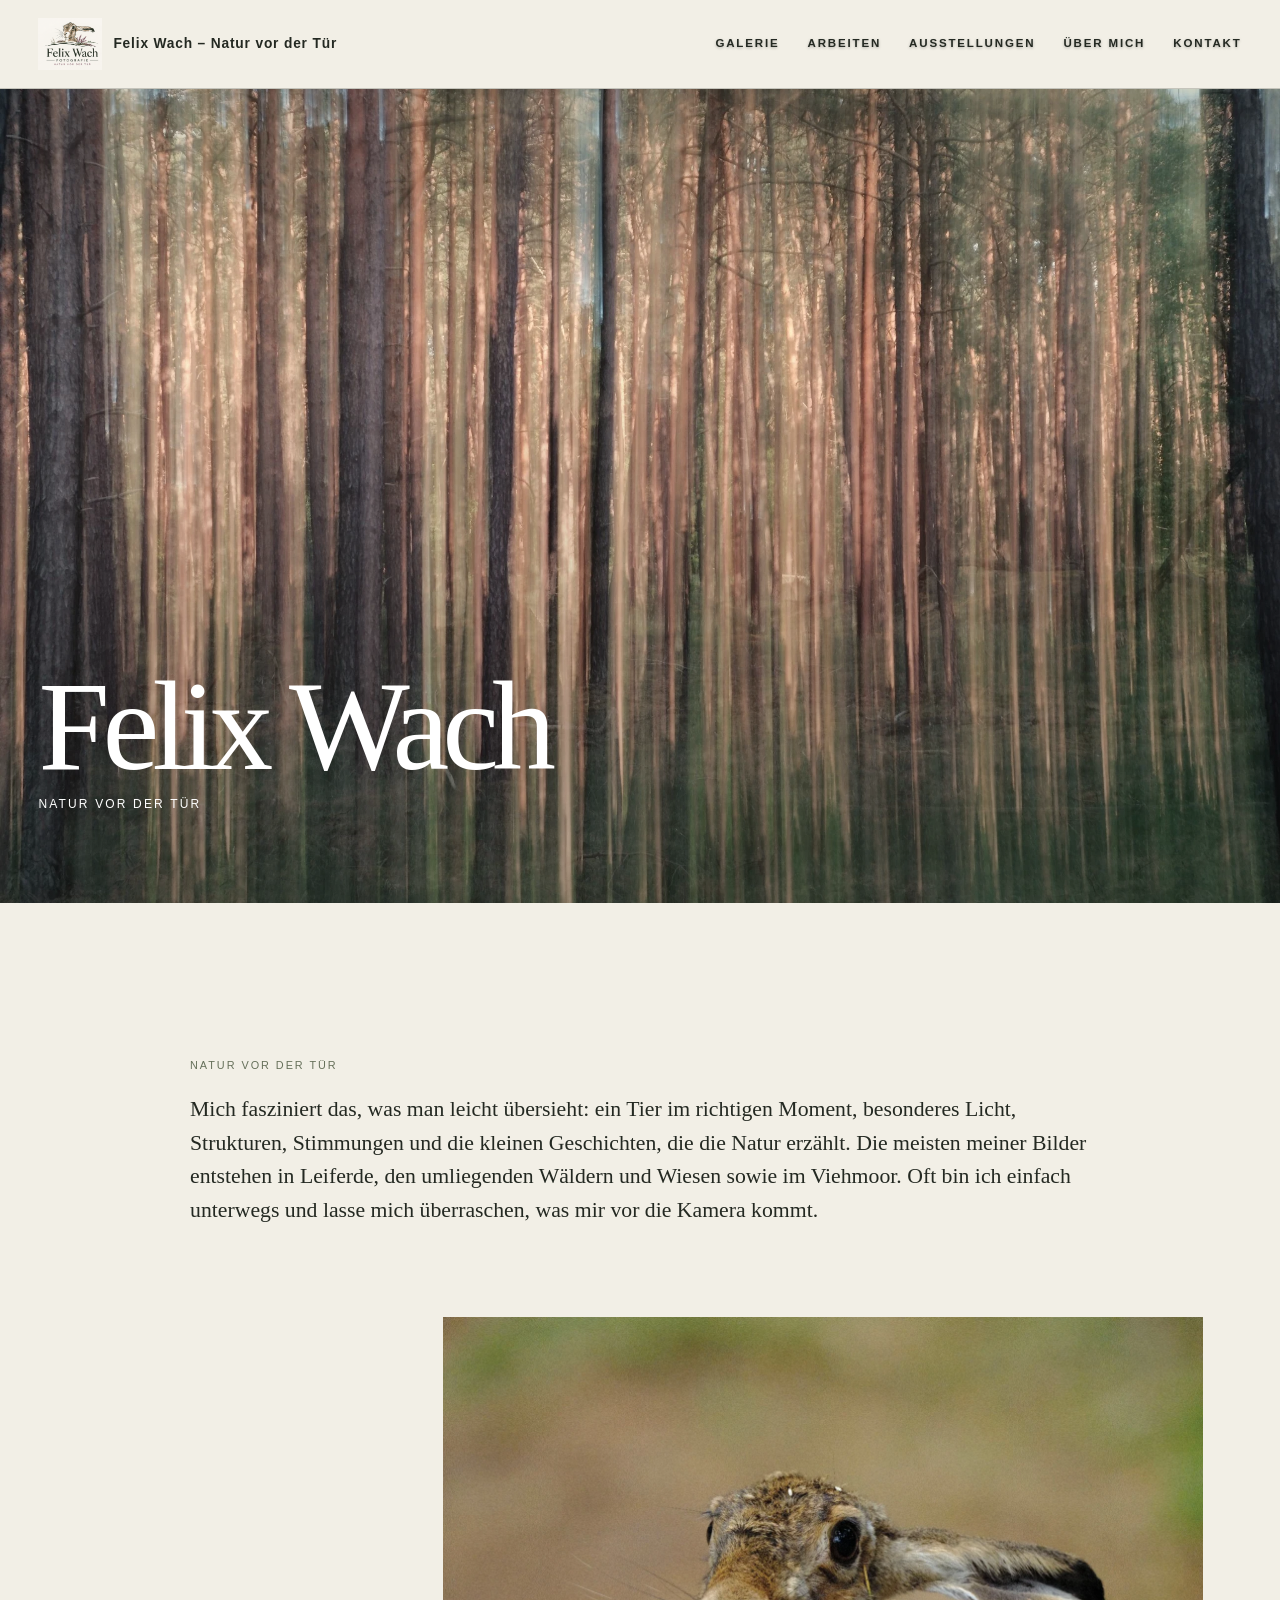
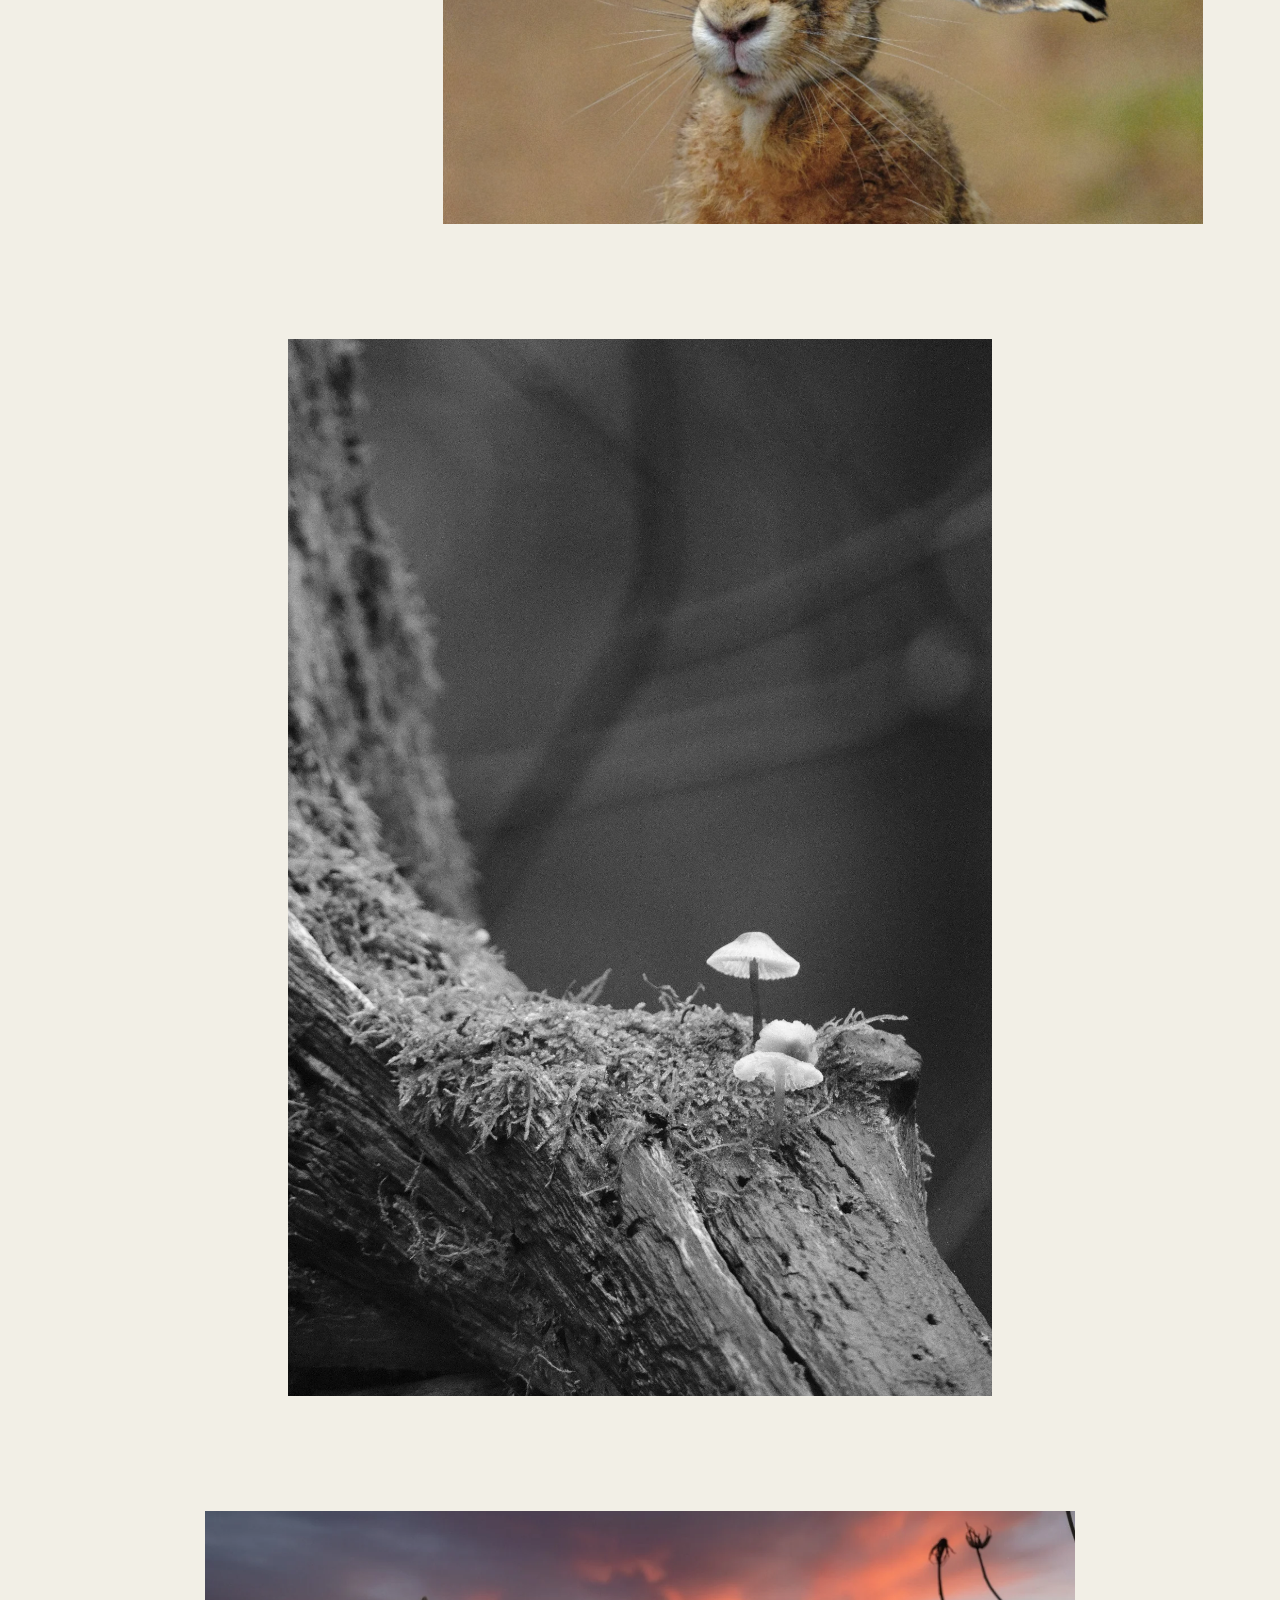
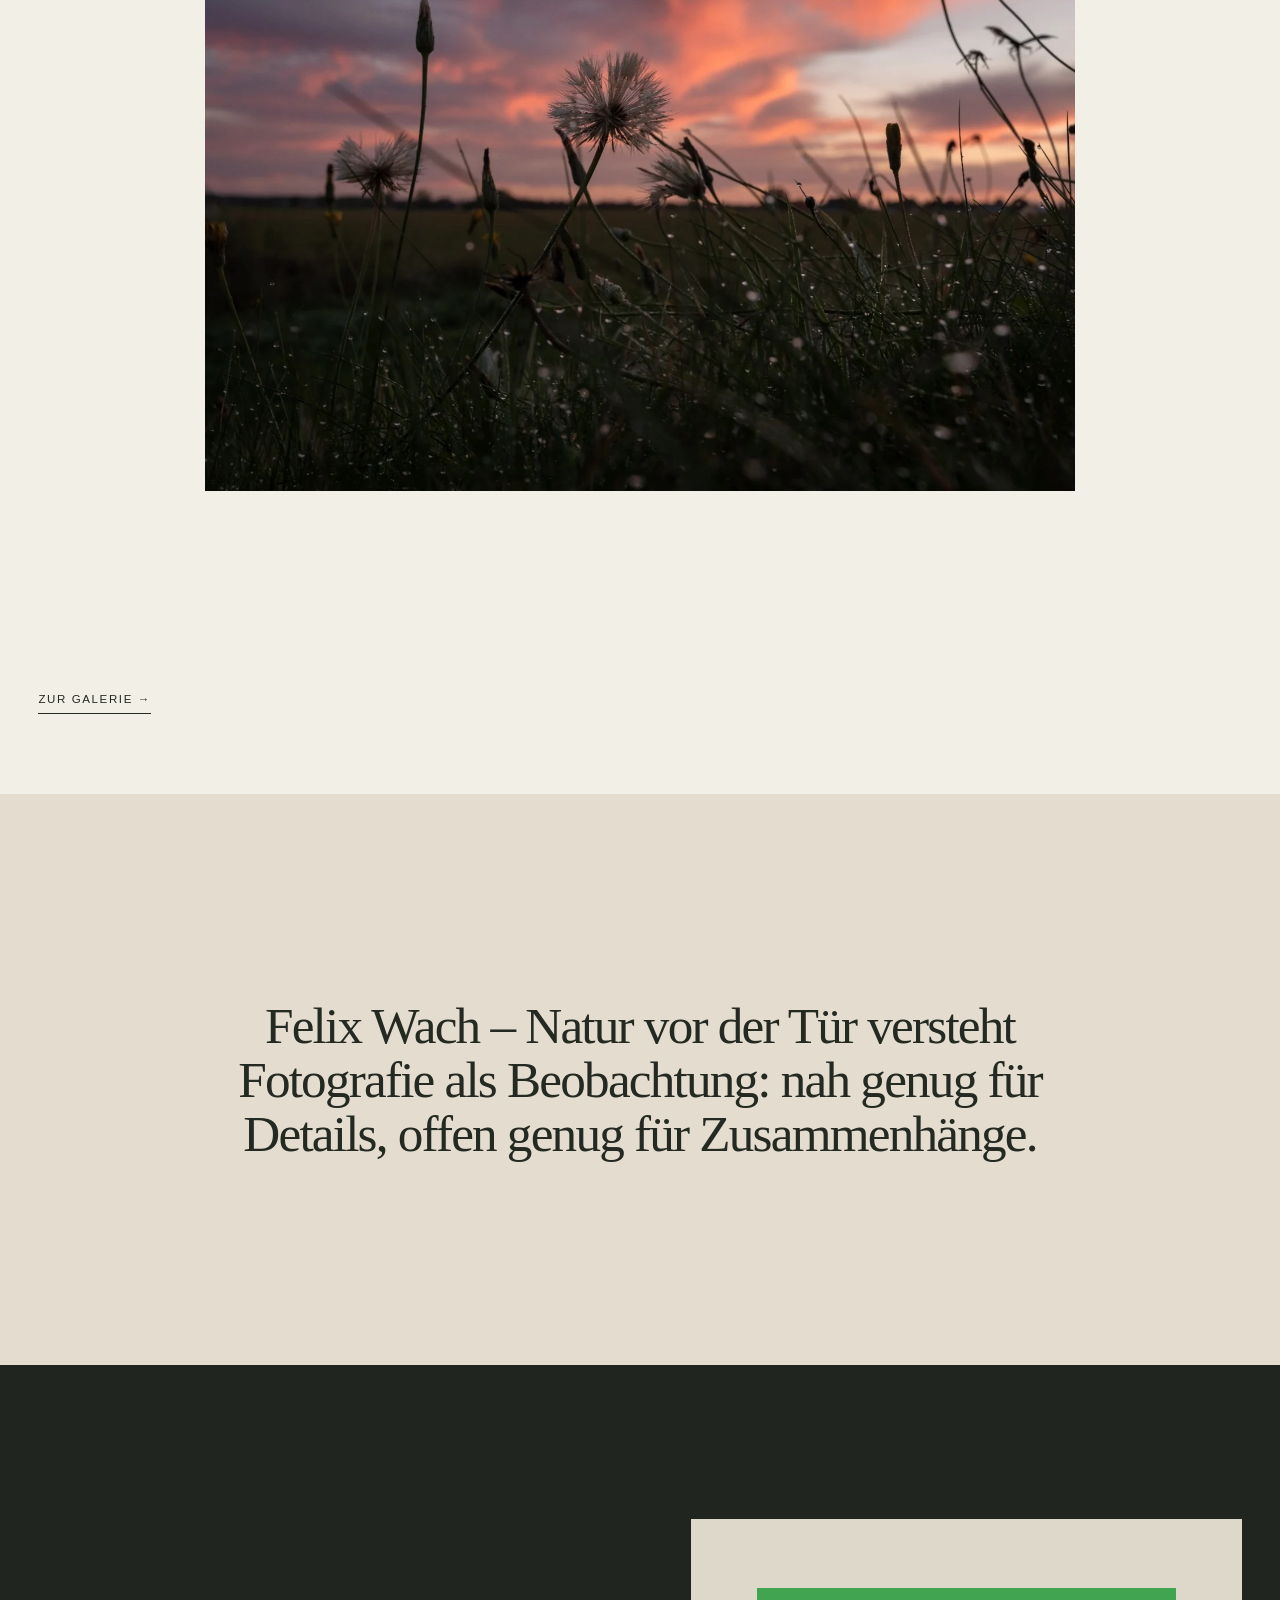
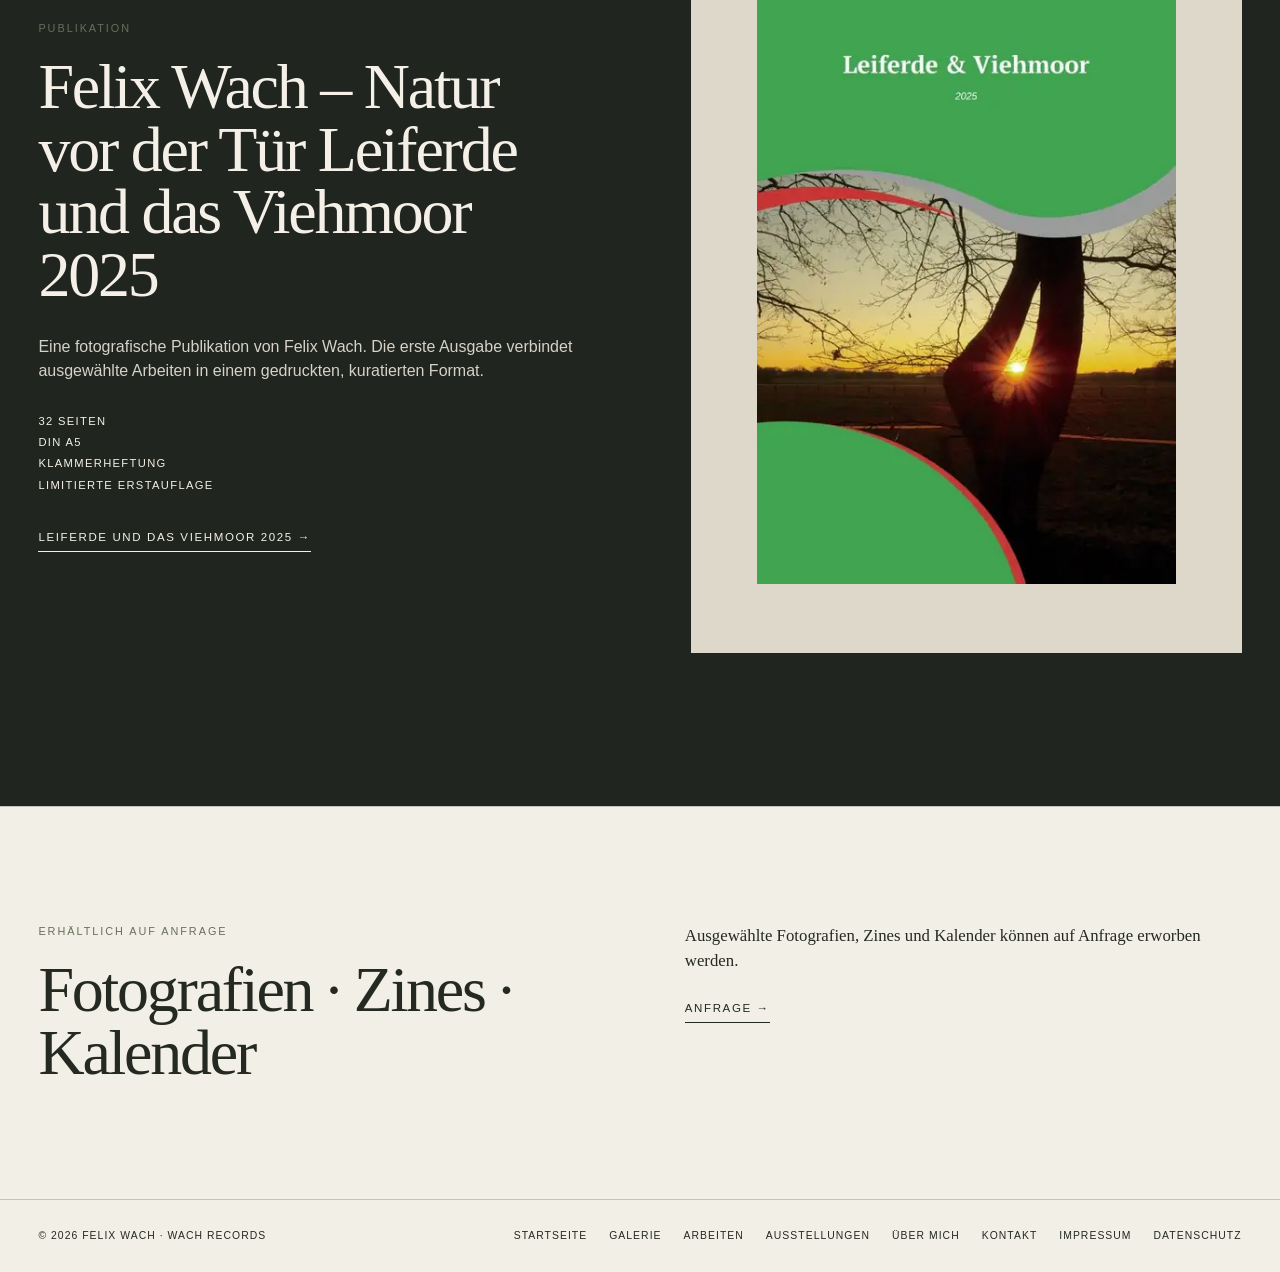
<file: index.html>
<!doctype html>
<html lang="de">
<head>
  <meta charset="utf-8">
  <meta name="viewport" content="width=device-width,initial-scale=1">
  <title>Felix Wach – Natur vor der Tür — Felix Wach Fotografie</title>
  <meta name="description" content="Felix Wach – Natur vor der Tür — fotografische Arbeiten von Felix Wach.">
  <meta name="theme-color" content="#f2efe6">
  <link rel="stylesheet" href="styles.css?v=20261021m">
</head>
<body>
<header class="site-header home-header">
  <a class="brand" href="index.html"><img class="brand-logo" src="assets/images/felix_wach_logo_freigestellt.png?v=20261021" alt=""><span class="brand-text">Felix Wach – Natur vor der Tür</span></a>
  <nav class="desktop-nav" aria-label="Hauptnavigation">
    <a href="work.html">Galerie</a><a href="magazine.html">Arbeiten</a><a href="exhibitions.html">Ausstellungen</a><a href="about.html">Über mich</a><a href="contact.html">Kontakt</a>
  </nav>
  <button class="nav-toggle" aria-label="Menü öffnen">Menü</button>
</header>
<div class="mobile-menu" aria-label="Mobile Navigation">
  <button class="close">Schließen</button>
  <a href="work.html">Galerie</a><a href="magazine.html">Arbeiten</a><a href="exhibitions.html">Ausstellungen</a><a href="about.html">Über mich</a><a href="contact.html">Kontakt</a>
</div>
<main>
  <section class="hero">
    <picture><source srcset="assets/images/hero-forest.webp?v=20260921" type="image/webp"><img src="assets/images/hero-forest.jpg?v=20260921" alt="Fotografische Arbeit" fetchpriority="high"></picture>
    <div class="hero-copy"><h1>Felix Wach</h1><p>Natur vor der Tür</p></div>
  </section>
  <section class="intro wrap reveal"><div class="kicker">Natur vor der Tür</div><p>Mich fasziniert das, was man leicht übersieht: ein Tier im richtigen Moment, besonderes Licht, Strukturen, Stimmungen und die kleinen Geschichten, die die Natur erzählt. Die meisten meiner Bilder entstehen in Leiferde, den umliegenden Wäldern und Wiesen sowie im Viehmoor. Oft bin ich einfach unterwegs und lasse mich überraschen, was mir vor die Kamera kommt.</p></section>
  <section class="gallery home-gallery" aria-label="Ausgewählte Fotografien">
    <figure class="frame narrow align-right reveal"><picture><source srcset="assets/images/hasen-portrait.webp" type="image/webp"><img src="assets/images/hasen-portrait.jpg" loading="lazy" alt="Feldhase im Porträt"></picture></figure>
    <figure class="frame wide reveal"><picture><source srcset="assets/images/mushrooms-bw.webp" type="image/webp"><img src="assets/images/mushrooms-bw.jpg" loading="lazy" alt="Pilze in Schwarz-Weiß auf einem Baumstamm"></picture></figure>
    <figure class="frame full reveal"><picture><source srcset="assets/images/abendwiese.webp" type="image/webp"><img src="assets/images/abendwiese.jpg" loading="lazy" alt="Wilde Gräser vor einem leuchtenden Abendhimmel"></picture></figure>
  </section>
  <section class="wrap reveal" style="padding-top:1rem;padding-bottom:5rem">
    <a class="text-link" href="work.html">Zur Galerie →</a>
  </section>
  <section class="quote reveal"><p>Felix Wach – Natur vor der Tür versteht Fotografie als Beobachtung: nah genug für Details, offen genug für Zusammenhänge.</p></section>
  <section class="magazine" id="magazine"><div class="wrap magazine-grid"><div class="reveal"><div class="section-kicker">Publikation</div><h2>Felix Wach – Natur vor der Tür<br>Leiferde und das Viehmoor 2025</h2><p>Eine fotografische Publikation von Felix Wach. Die erste Ausgabe verbindet ausgewählte Arbeiten in einem gedruckten, kuratierten Format.</p><div class="meta">32 Seiten<br>DIN A5<br>Klammerheftung<br>Limitierte Erstauflage</div><a class="text-link" href="magazine.html">Leiferde und das Viehmoor 2025 →</a></div><div class="mag-cover reveal"><img src="assets/images/magazine-cover.webp" alt="Cover der Publikation Leiferde und das Viehmoor 2025" loading="lazy"></div></div></section>
  <section class="availability reveal"><div class="wrap availability-grid"><div><div class="section-kicker">Erhältlich auf Anfrage</div><h2>Fotografien · Zines · Kalender</h2></div><div><p>Ausgewählte Fotografien, Zines und Kalender können auf Anfrage erworben werden.</p><a class="text-link" href="contact.html">Anfrage →</a></div></div></section>
</main>
<footer class="site-footer"><div>© 2026 Felix Wach · Felix Wach – Natur vor der Tür</div><div class="footer-links"><a href="work.html">Arbeiten</a><a href="magazine.html">Publikation</a><a href="about.html">Über mich</a><a href="contact.html">Kontakt</a><a href="impressum.html">Impressum</a><a href="datenschutz.html">Datenschutz</a><a href="https://www.instagram.com/wachrecords.de/" target="_blank" rel="noopener noreferrer">Instagram</a></div></footer>
<script src="content.js"></script>
<script src="script.js"></script>
</body></html>
</file>
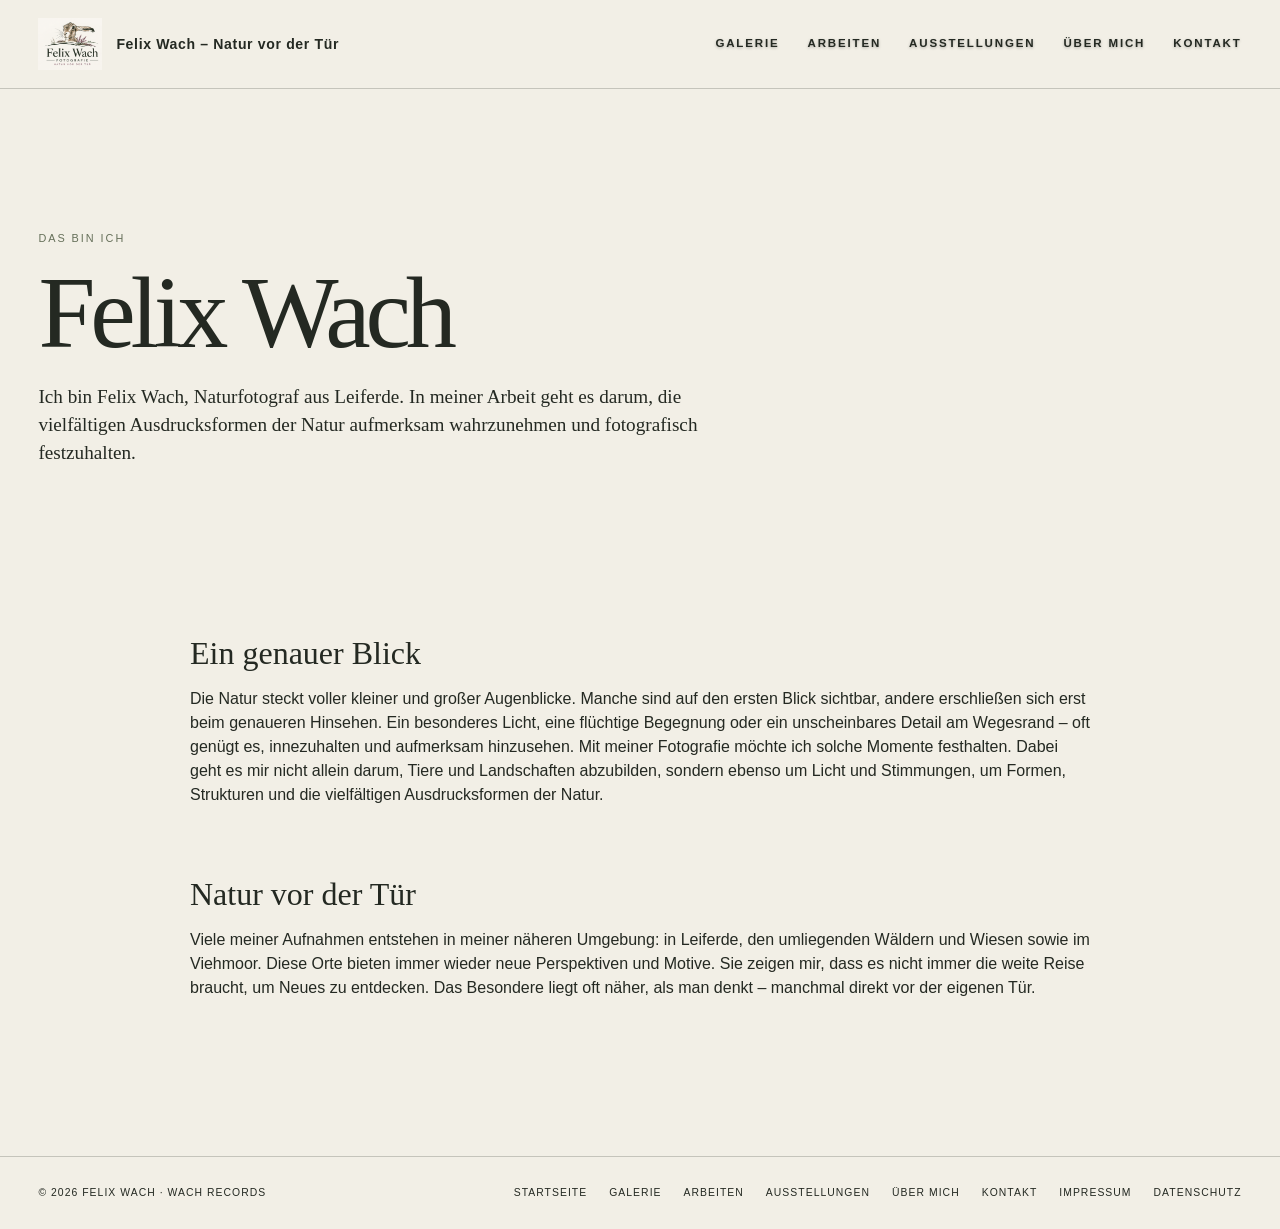
<file: about.html>
<!doctype html>
<html lang="de">
<head>
  <meta charset="utf-8">
  <meta name="viewport" content="width=device-width,initial-scale=1">
  <title>Über mich — WACH RECORDS</title>
  <meta name="description" content="Über Felix Wach und WACH RECORDS.">
  <link rel="stylesheet" href="styles.css?v=20261021m">
</head>
<body>
<header class="site-header inner-header">
  <a class="brand" href="index.html"><img class="brand-logo" src="assets/images/felix_wach_logo_freigestellt.png?v=20261021" alt=""><span class="brand-text">Felix Wach – Natur vor der Tür</span></a>
  <nav class="desktop-nav" aria-label="Hauptnavigation"></nav>
  <button class="nav-toggle" aria-label="Menü öffnen">Menü</button>
</header>
<div class="mobile-menu" aria-label="Mobile Navigation">
  <button class="close">Schließen</button>
  <a href="work.html">Arbeiten</a><a href="magazine.html">Publikation</a><a href="exhibitions.html">Ausstellungen</a><a href="about.html">Über mich</a><a href="contact.html">Kontakt</a>
</div>
<main>
  <section class="page-hero">
    <div class="section-kicker">Das bin ich</div>
    <h1 class="page-title">Felix Wach</h1>
    <p>Mein Name ist Felix und ich lebe mit meiner Familie in Leiferde.</p>
  </section>
  <section class="text-page">
    <h2>WACH RECORDS</h2>
    <p>WACH RECORDS ist die Plattform für fotografische Arbeiten, Publikationen und Ausstellungen von Felix Wach. Die Website ist bewusst reduziert aufgebaut: Die Bilder stehen im Vordergrund, Texte dienen der Einordnung.</p>
    <h2>Fotografischer Ansatz</h2>
    <p>Meine fotografische Arbeit entsteht aus der Beobachtung meiner Umgebung. Mich interessieren Landschaften, natürliche Strukturen und Situationen, die sich nicht immer auf den ersten Blick erschließen. Dabei geht es weniger um das spektakuläre Motiv als um Licht, Atmosphäre, Formen und kleine Veränderungen im Vertrauten.</p>
  </section>
</main>
<footer class="site-footer">
  <div>© 2026 Felix Wach</div>
  <div class="footer-links"></div>
</footer>
<script src="content.js"></script>
<script src="script.js"></script>
</body>
</html>
</file>
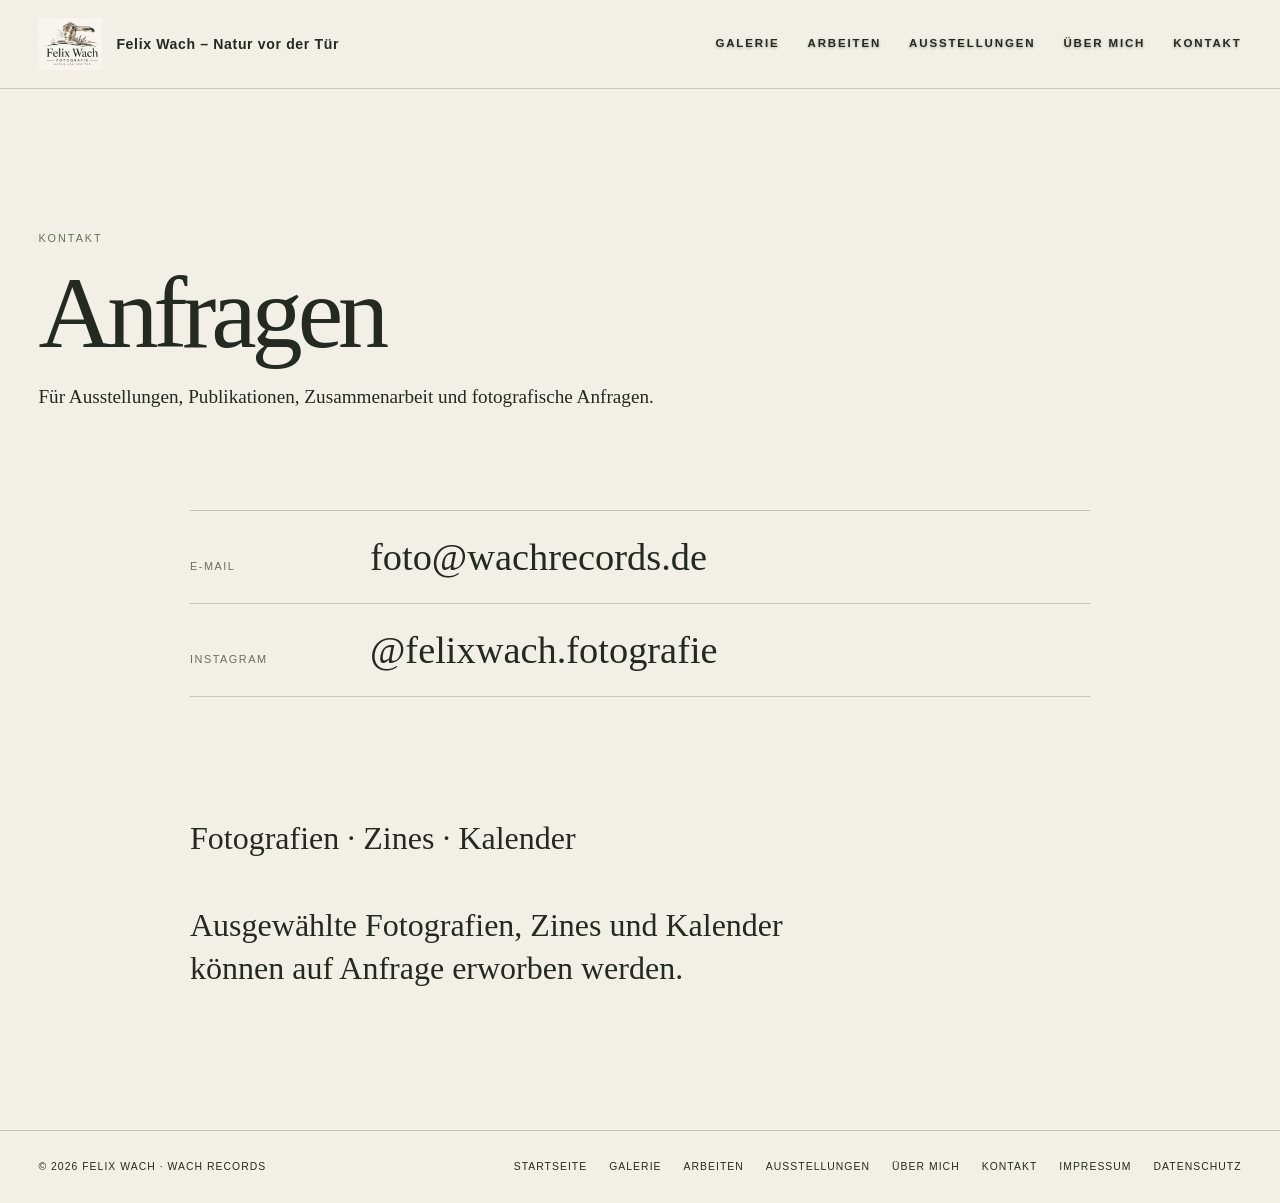
<file: contact.html>
<!doctype html>
<html lang="de">
<head>
  <meta charset="utf-8">
  <meta name="viewport" content="width=device-width,initial-scale=1">
  <title>Kontakt — WACH RECORDS</title>
  <meta name="description" content="Kontakt zu WACH RECORDS.">
  <link rel="stylesheet" href="styles.css?v=20261021m">
</head>
<body>
<header class="site-header inner-header">
  <a class="brand" href="index.html"><img class="brand-logo" src="assets/images/felix_wach_logo_freigestellt.png?v=20261021" alt=""><span class="brand-text">Felix Wach – Natur vor der Tür</span></a>
  <nav class="desktop-nav" aria-label="Hauptnavigation"></nav>
  <button class="nav-toggle" aria-label="Menü öffnen">Menü</button>
</header>
<div class="mobile-menu" aria-label="Mobile Navigation">
  <button class="close">Schließen</button>
  <a href="work.html">Arbeiten</a><a href="magazine.html">Publikation</a><a href="exhibitions.html">Ausstellungen</a><a href="about.html">Über mich</a><a href="contact.html">Kontakt</a>
</div>
<main>
  <section class="page-hero">
    <div class="section-kicker">Kontakt</div>
    <h1 class="page-title">Anfragen</h1>
    <p>Für Ausstellungen, Publikationen, Zusammenarbeit und fotografische Anfragen.</p>
  </section>
  <section class="text-page">
    <div class="contact-block"></div>
    <p></p><p class="purchase-note"></p>
  </section>
</main>
<footer class="site-footer">
  <div>© 2026 Felix Wach</div>
  <div class="footer-links"></div>
</footer>
<script src="content.js"></script>
<script src="script.js"></script>
</body>
</html>
</file>
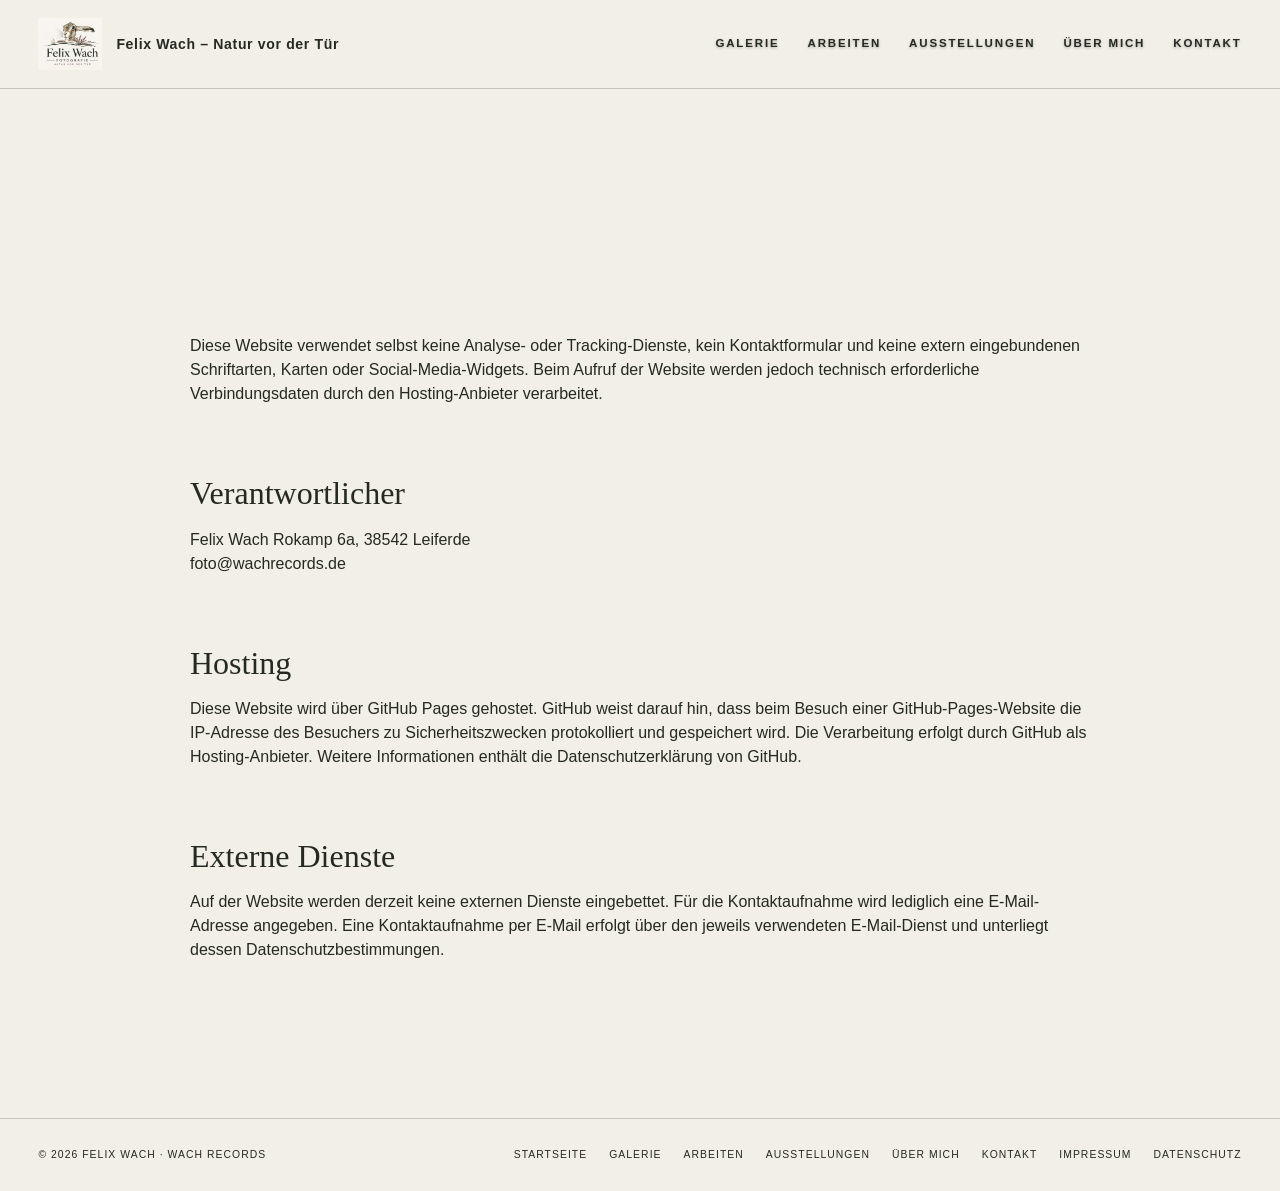
<file: datenschutz.html>
<!doctype html>
<html lang="de">
<head>
  <meta charset="utf-8">
  <meta name="viewport" content="width=device-width,initial-scale=1">
  <title>Datenschutz — WACH RECORDS</title>
  <link rel="stylesheet" href="styles.css?v=20261021m">
</head>
<body>
  <header class="site-header inner-header">
    <a class="brand" href="index.html"><img class="brand-logo" src="assets/images/felix_wach_logo_freigestellt.png?v=20261021" alt=""><span class="brand-text">Felix Wach – Natur vor der Tür</span></a>
    <nav class="desktop-nav" aria-label="Hauptnavigation"></nav>
    <button class="nav-toggle" aria-label="Menü öffnen">Menü</button>
  </header>

  <div class="mobile-menu" aria-label="Mobile Navigation">
    <button class="close">Schließen</button>
    <a href="work.html">Arbeiten</a><a href="magazine.html">Publikation</a><a href="exhibitions.html">Ausstellungen</a><a href="about.html">Über mich</a><a href="contact.html">Kontakt</a>
  </div>

  <main>
    <section class="page-hero">
      <div class="section-kicker">Legal</div>
      <h1 class="page-title">Datenschutz</h1>
    </section>

    <section class="text-page">
      <div class="legal-note"></div>
      <h2>Verantwortlicher</h2><p></p>
      <h2>Hosting</h2><p></p>
      <h2>Externe Dienste</h2><p></p>
    </section>
  </main>

  <footer class="site-footer">
    <div></div>
    <div class="footer-links"></div>
  </footer>

  <script src="content.js"></script>
  <script src="script.js"></script>
</body>
</html>
</file>
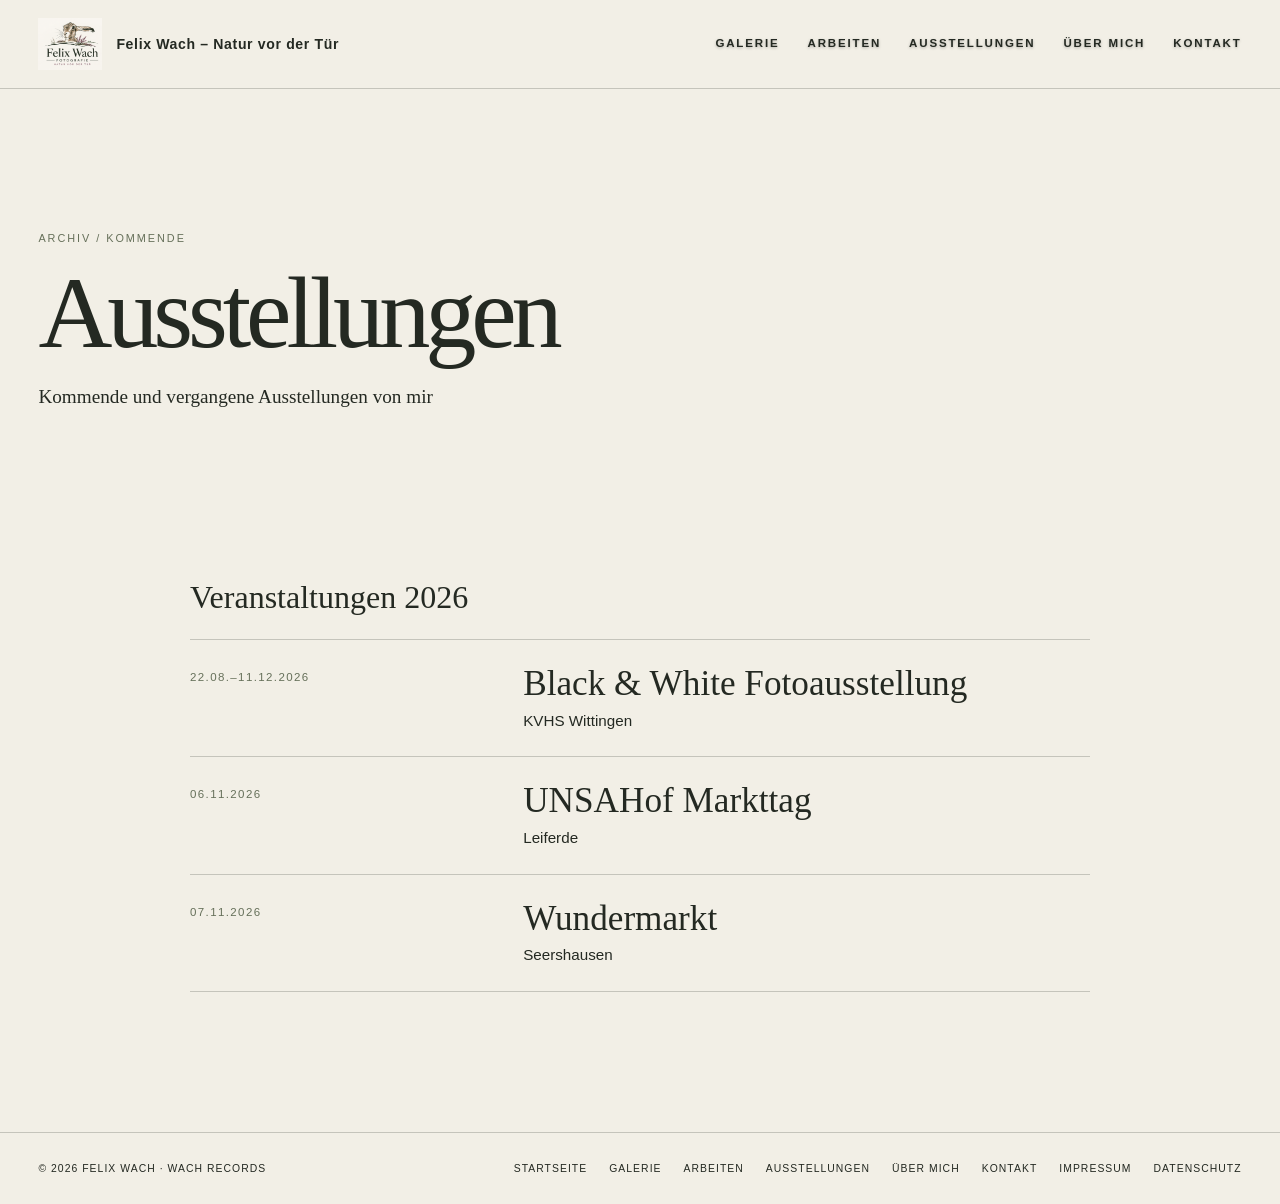
<file: exhibitions.html>
<!doctype html>
<html lang="de">
<head>
  <meta charset="utf-8">
  <meta name="viewport" content="width=device-width,initial-scale=1">
  <title>Ausstellungen — WACH RECORDS</title>
  <meta name="description" content="Ausstellungen von WACH RECORDS.">
  <link rel="stylesheet" href="styles.css?v=20261021o">
</head>
<body>
<header class="site-header inner-header">
  <a class="brand" href="index.html"><img class="brand-logo" src="assets/images/felix_wach_logo_freigestellt.png?v=20261021" alt=""><span class="brand-text">Felix Wach – Natur vor der Tür</span></a>
  <nav class="desktop-nav" aria-label="Hauptnavigation"></nav>
  <button class="nav-toggle" aria-label="Menü öffnen">Menü</button>
</header>
<div class="mobile-menu" aria-label="Mobile Navigation">
  <button class="close">Schließen</button>
  <a href="work.html">Arbeiten</a><a href="magazine.html">Publikation</a><a href="exhibitions.html">Ausstellungen</a><a href="about.html">Über mich</a><a href="contact.html">Kontakt</a>
</div>
<main>
  <section class="page-hero">
    <div class="section-kicker">Archiv / Kommende</div>
    <h1 class="page-title">Ausstellungen</h1>
    <p>Kommende und vergangene Ausstellungen von Felix Wach.</p>
  </section>
  <section class="text-page exhibitions-list">
    <h2>Veranstaltungen 2026</h2>
    <div class="event-list"></div>
  </section>
</main>
<footer class="site-footer">
  <div>© 2026 Felix Wach</div>
  <div class="footer-links"></div>
</footer>
<script src="content.js"></script>
<script src="script.js"></script>
</body>
</html>
</file>
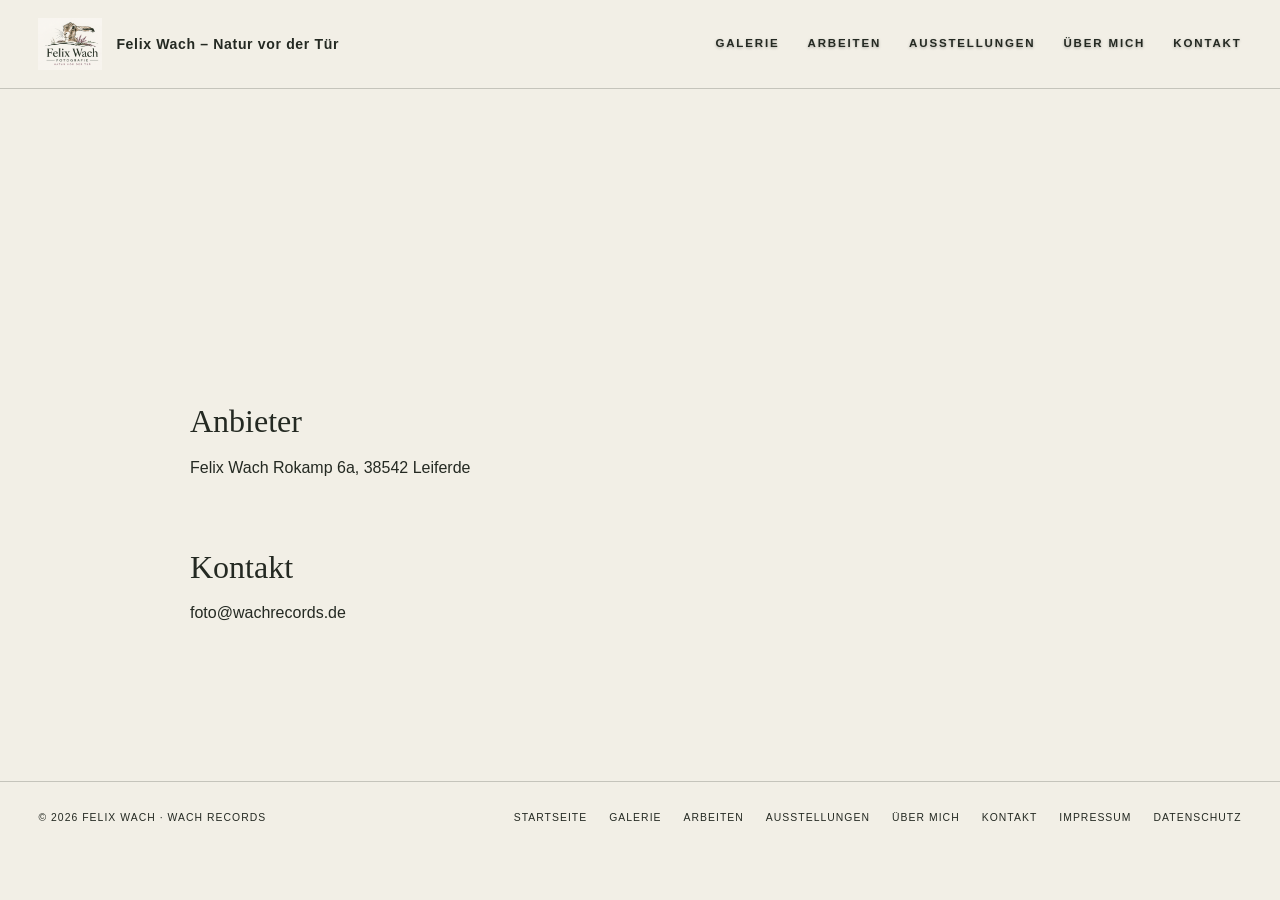
<file: impressum.html>
<!doctype html>
<html lang="de">
<head>
  <meta charset="utf-8">
  <meta name="viewport" content="width=device-width,initial-scale=1">
  <title>Impressum — WACH RECORDS</title>
  <link rel="stylesheet" href="styles.css?v=20261021m">
</head>
<body>
  <header class="site-header inner-header">
    <a class="brand" href="index.html"><img class="brand-logo" src="assets/images/felix_wach_logo_freigestellt.png?v=20261021" alt=""><span class="brand-text">Felix Wach – Natur vor der Tür</span></a>
    <nav class="desktop-nav" aria-label="Hauptnavigation"></nav>
    <button class="nav-toggle" aria-label="Menü öffnen">Menü</button>
  </header>

  <div class="mobile-menu" aria-label="Mobile Navigation">
    <button class="close">Schließen</button>
    <a href="work.html">Arbeiten</a><a href="magazine.html">Publikation</a><a href="exhibitions.html">Ausstellungen</a><a href="about.html">Über mich</a><a href="contact.html">Kontakt</a>
  </div>

  <main>
    <section class="page-hero">
      <div class="section-kicker">Legal</div>
      <h1 class="page-title">Impressum</h1>
    </section>

    <section class="text-page">
      <div class="legal-note"></div>
      <h2>Anbieter</h2><p></p>
      <h2>Kontakt</h2><p></p>
    </section>
  </main>

  <footer class="site-footer">
    <div></div>
    <div class="footer-links"></div>
  </footer>

  <script src="content.js"></script>
  <script src="script.js"></script>
</body>
</html>
</file>
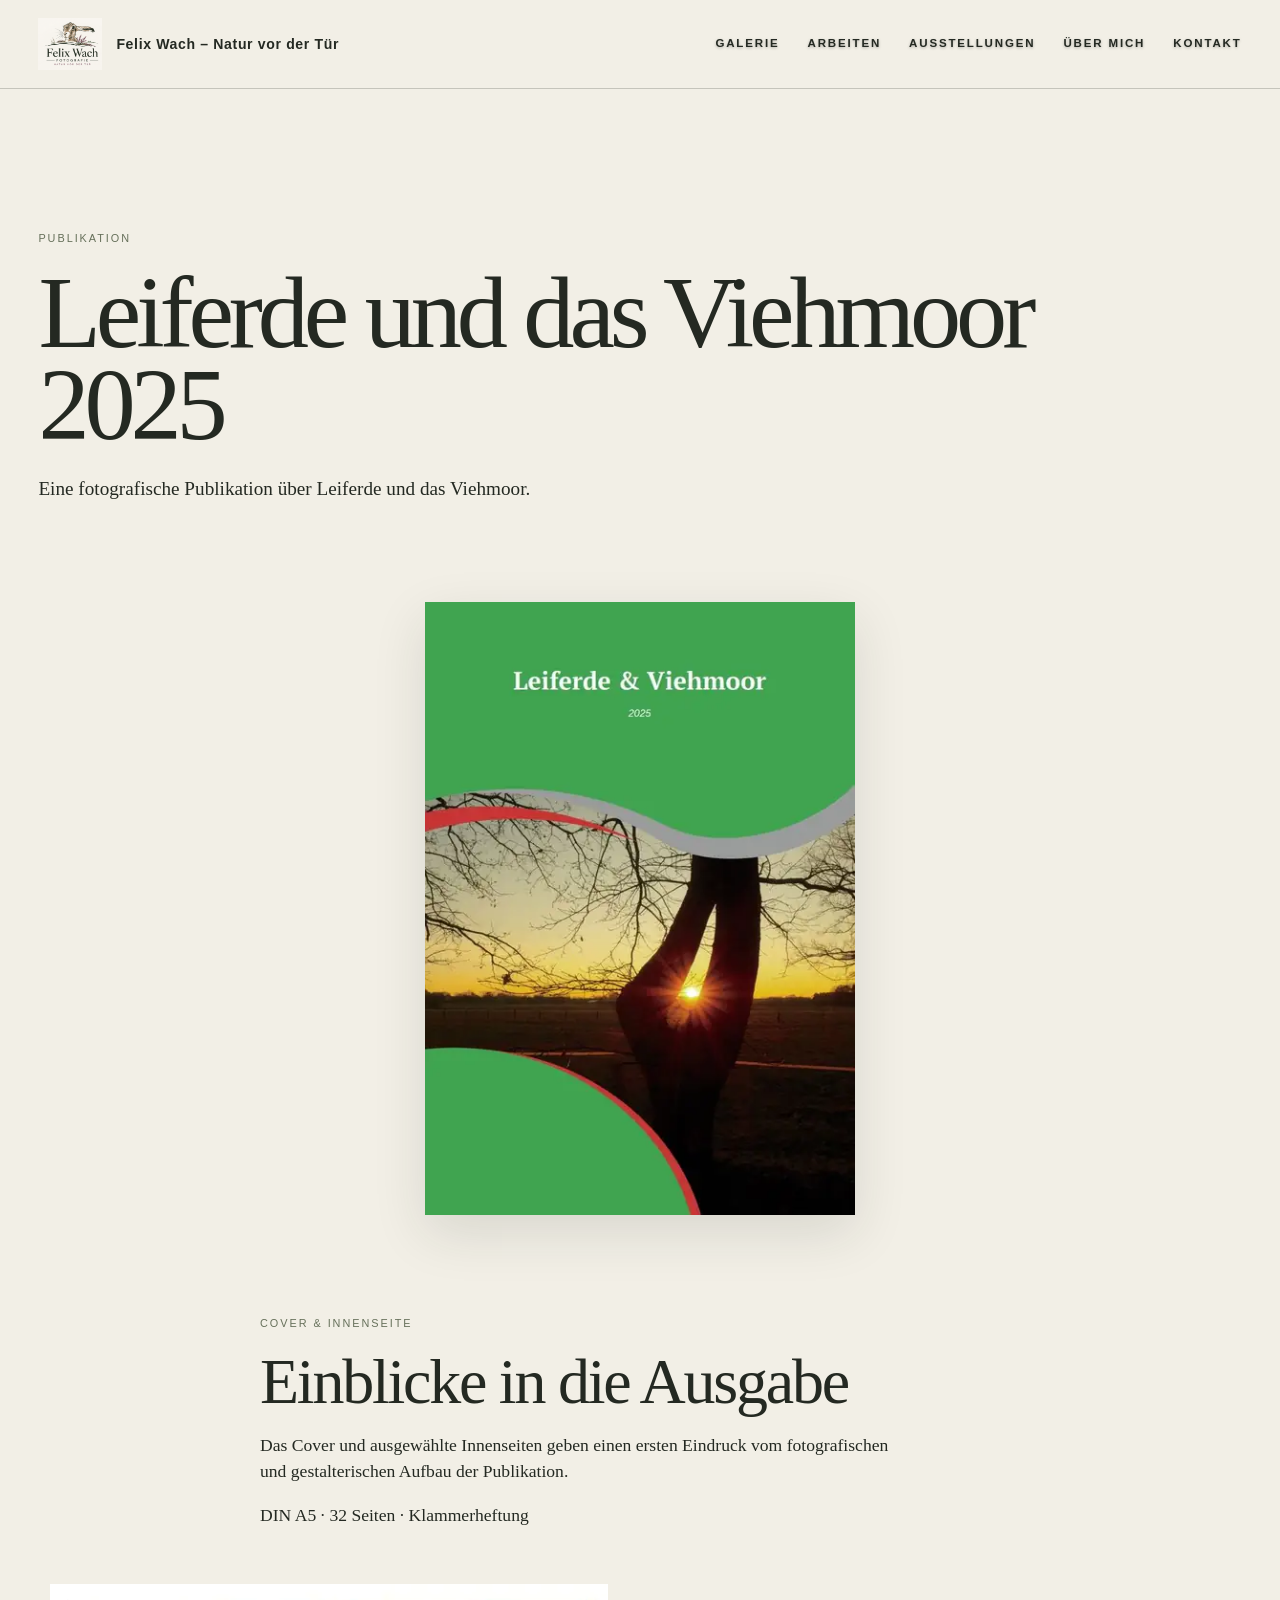
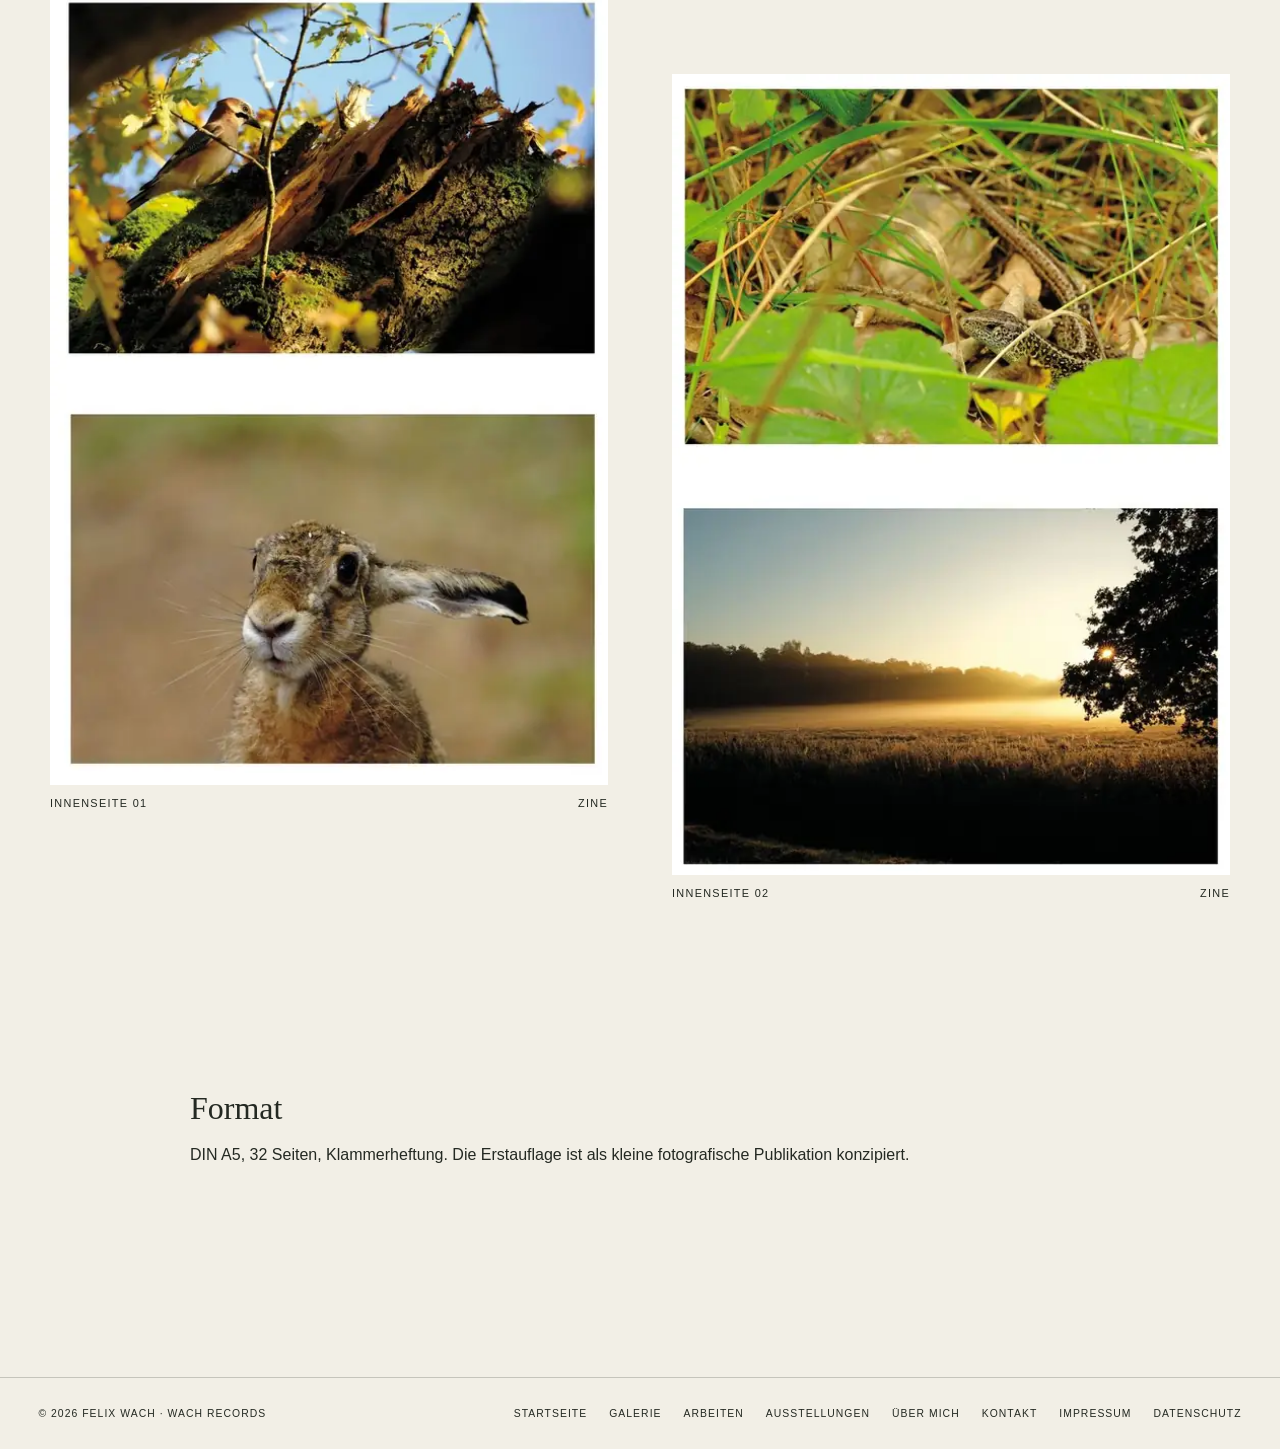
<file: magazine.html>
<!doctype html>
<html lang="de">
<head>
  <meta charset="utf-8">
  <meta name="viewport" content="width=device-width,initial-scale=1">
  <title>Arbeiten — Felix Wach</title>
  <meta name="description" content="Zine, Kalender, gerahmte Fotografien und das Fotobuch Natur vor der Tür von Felix Wach.">
  <link rel="stylesheet" href="styles.css?v=20261021m">
</head>
<body>
<header class="site-header inner-header">
  <a class="brand" href="index.html"><img class="brand-logo" src="assets/images/felix_wach_logo_freigestellt.png?v=20261021" alt=""><span class="brand-text">Felix Wach – Natur vor der Tür</span></a>
  <nav class="desktop-nav" aria-label="Hauptnavigation"></nav>
  <button class="nav-toggle" aria-label="Menü öffnen">Menü</button>
</header>
<div class="mobile-menu" aria-label="Mobile Navigation">
  <button class="close">Schließen</button>
  <a href="work.html">Galerie</a><a href="magazine.html">Arbeiten</a><a href="exhibitions.html">Ausstellungen</a><a href="about.html">Über mich</a><a href="contact.html">Kontakt</a>
</div>
<main>
  <section class="page-hero">
    <div class="section-kicker">WACH RECORDS</div>
    <h1 class="page-title">Arbeiten</h1>
    <p>Fotografien werden zu gedruckten Publikationen und ausgewählten Bildobjekten. Hier findest du Einblicke in meine Zines, Kalender, gerahmten Fotografien und das Fotobuch.</p>
  </section>
  <section class="publication-preview">
    <figure class="publication-cover">
      <img src="assets/images/magazine-cover.webp" alt="Cover der fotografischen Publikation Leiferde und das Viehmoor 2025" loading="lazy">
    </figure>
    <div class="preview-copy">
      <div class="section-kicker">Zine</div>
      <h2>Leiferde und das Viehmoor 2025</h2>
      <p>Eine fotografische Publikation von Felix Wach. Die erste Ausgabe verbindet ausgewählte Naturaufnahmen aus Leiferde und dem Viehmoor in einem gedruckten Format.</p>
      <p>DIN A5 · 32 Seiten · Klammerheftung</p>
    </div>
    <div class="inside-grid">
      <figure><img src="assets/images/magazine-preview-1.webp" alt="Einblick in das Zine, Innenseite 1" loading="lazy"><figcaption><span>Einblick</span><span>Zine</span></figcaption></figure>
      <figure><img src="assets/images/magazine-preview-2.webp" alt="Einblick in das Zine, Innenseite 2" loading="lazy"><figcaption><span>Einblick</span><span>Zine</span></figcaption></figure>
    </div>
  </section>
  <section class="text-page">
    <h2>Kalender</h2>
    <p>Fotokalender mit ausgewählten Naturmotiven – gestaltet in Hoch- und Querformat.</p>
    <h2>Gerahmte Fotografien</h2>
    <p>Ausgewählte Motive als Fine-Art-Prints, gedruckt und gerahmt. Unterschiedliche Formate und Rahmungen zeigen, wie die Fotografien als eigenständige Bildobjekte wirken.</p>
  </section>
</main>
<footer class="site-footer">
  <div>© 2026 Felix Wach</div>
  <div class="footer-links"></div>
</footer>
<script src="content.js"></script>
<script src="script.js"></script>
</body>
</html>
</file>
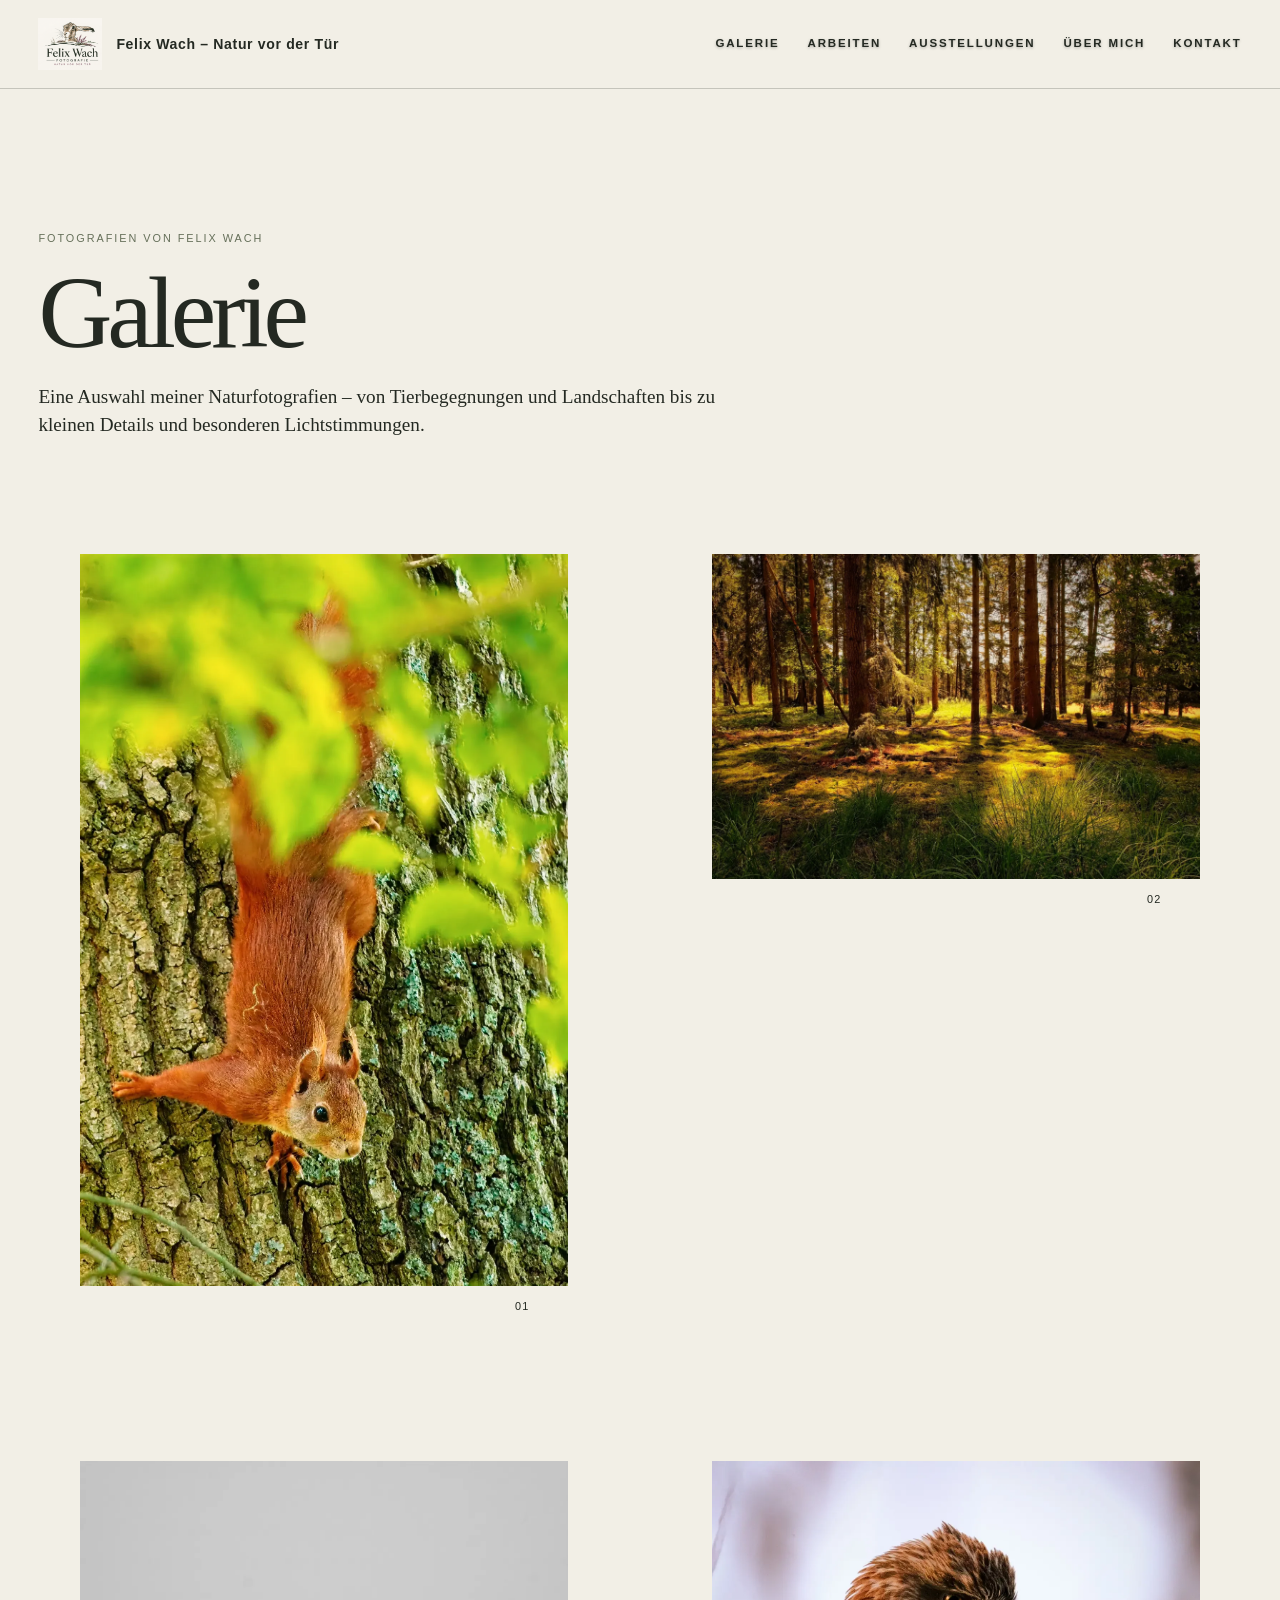
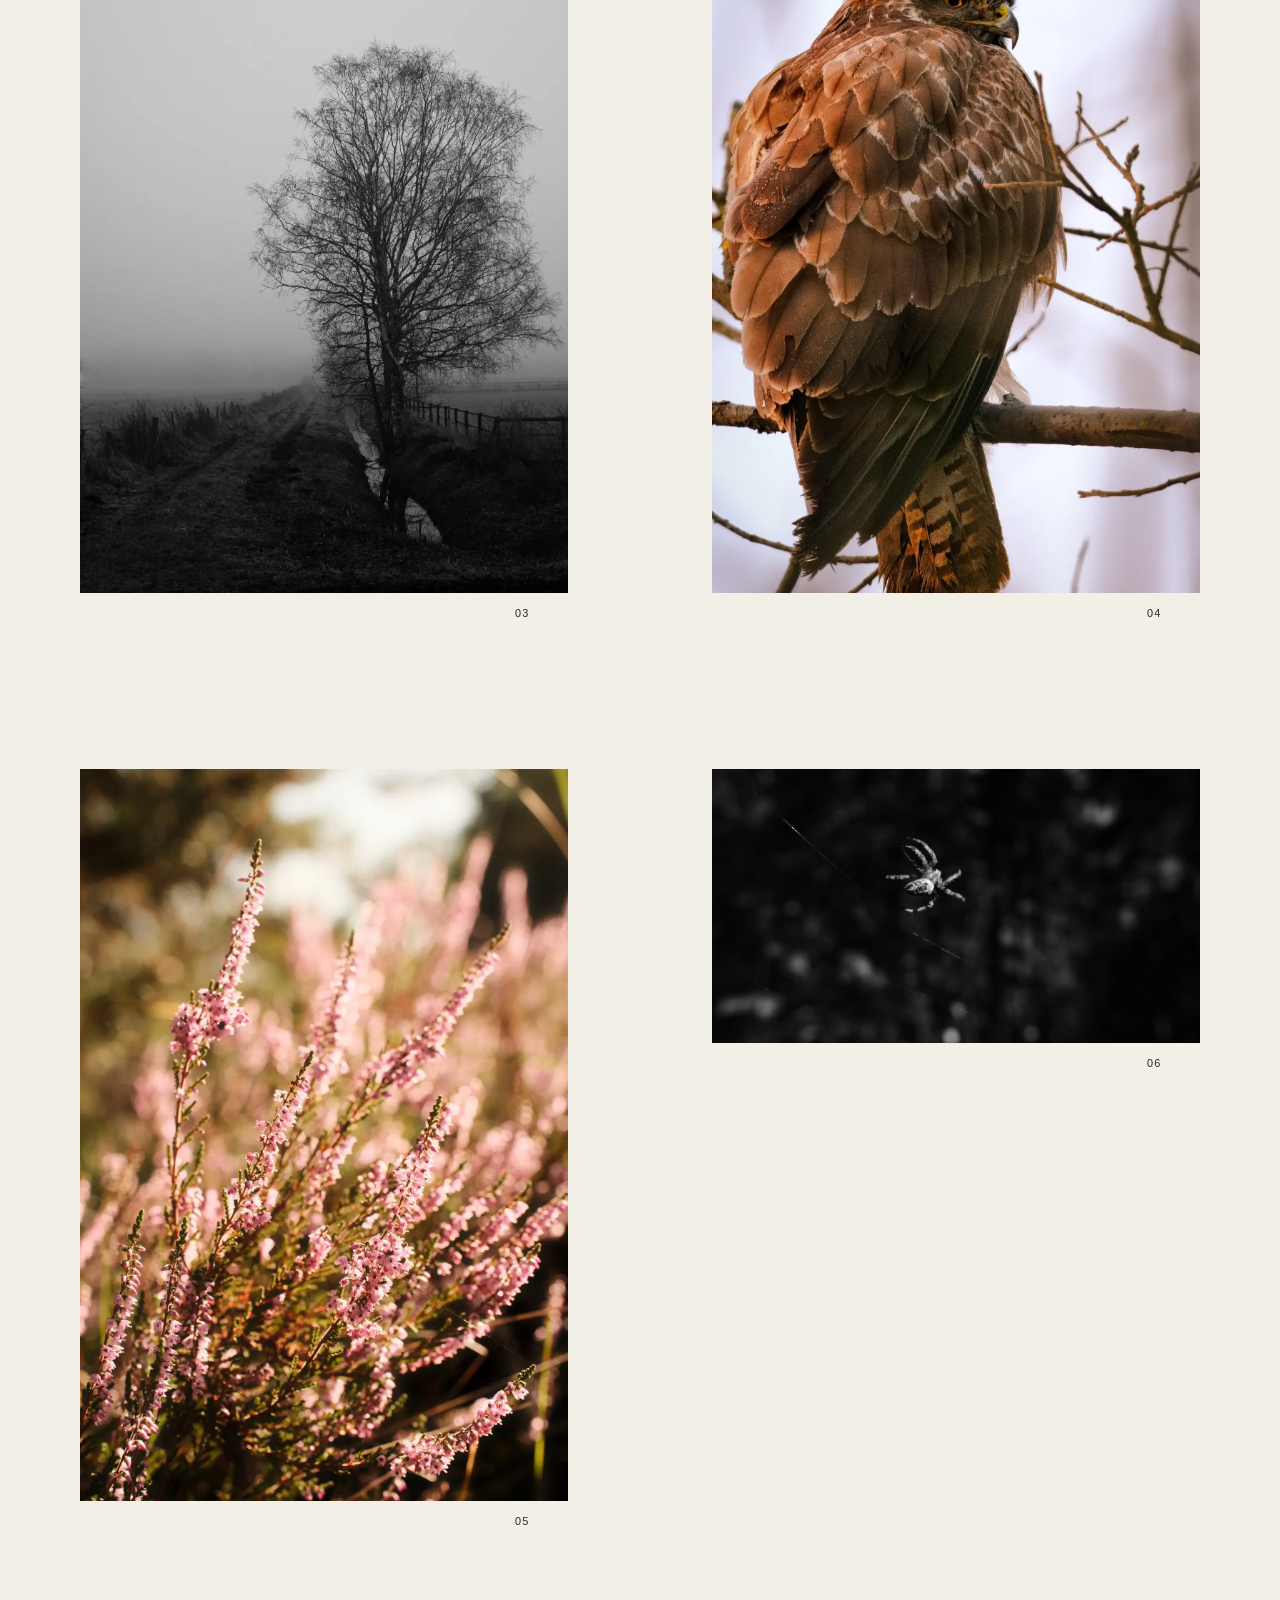
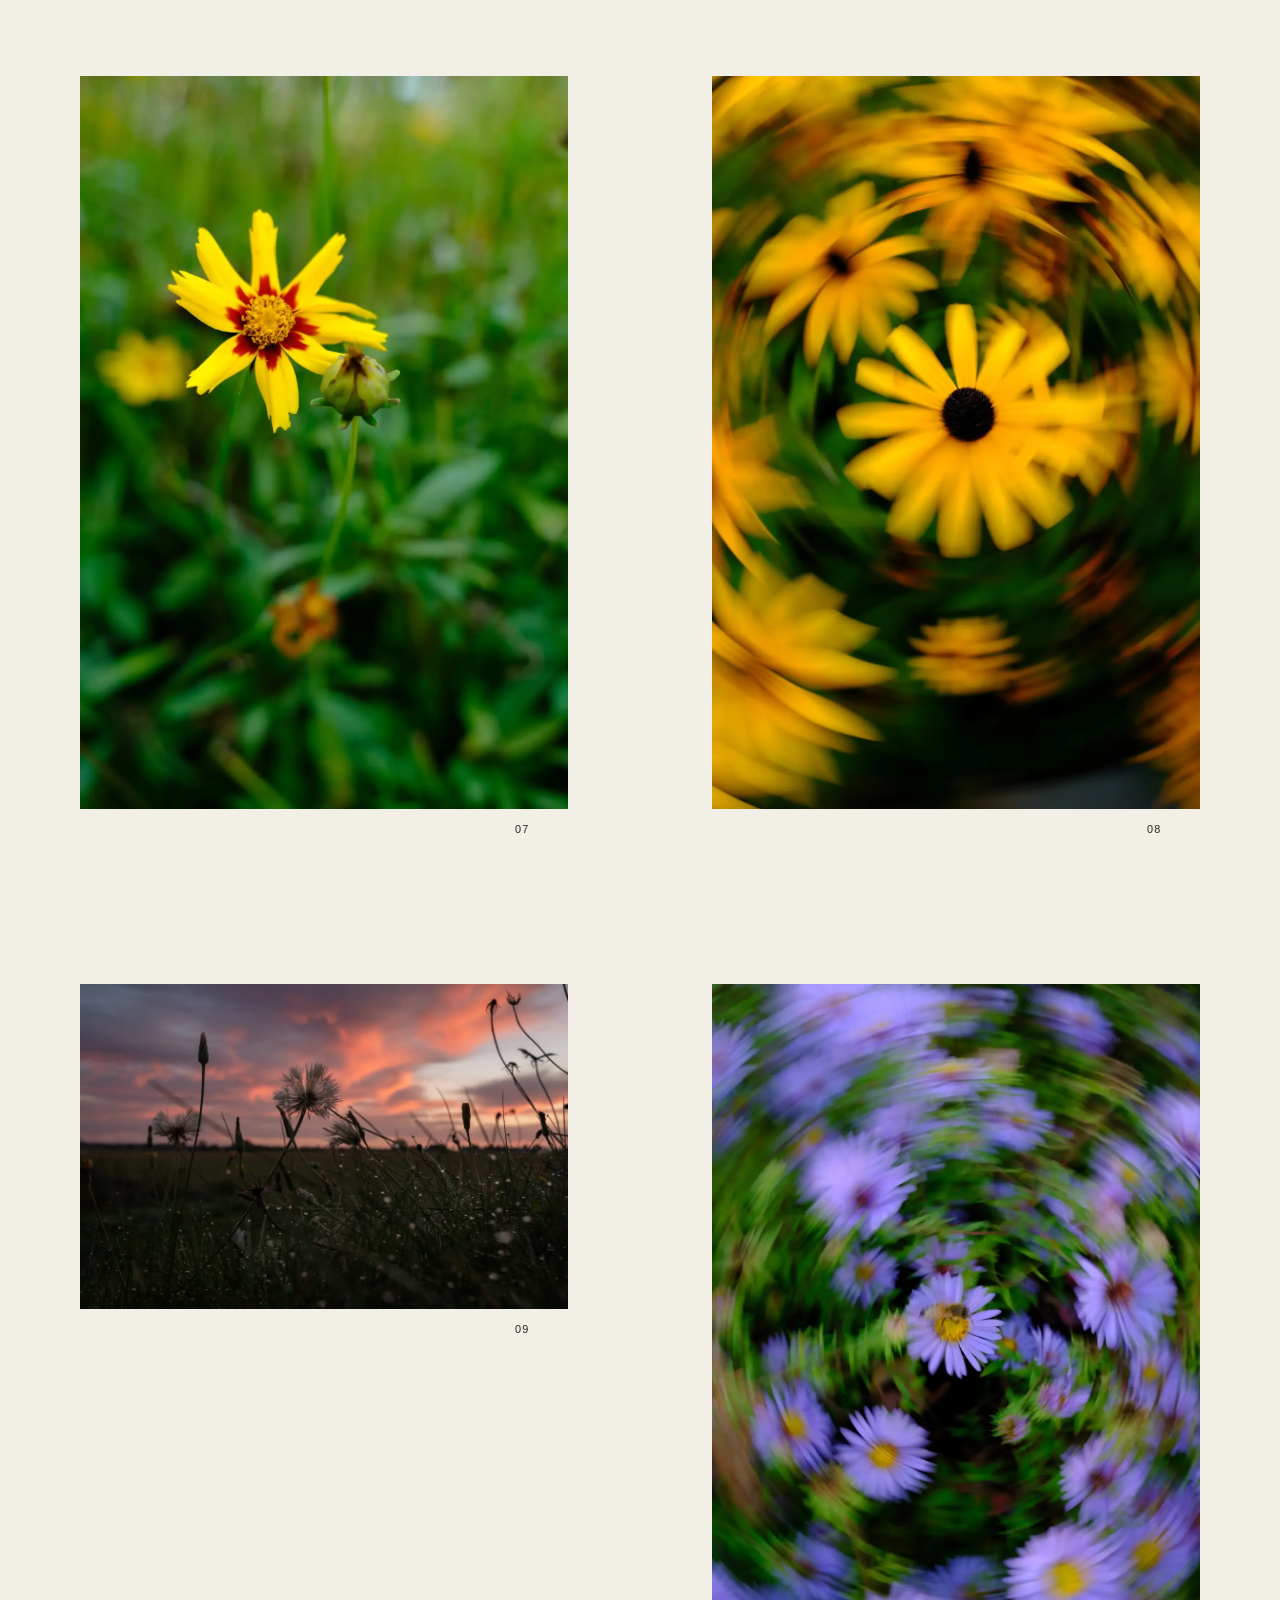
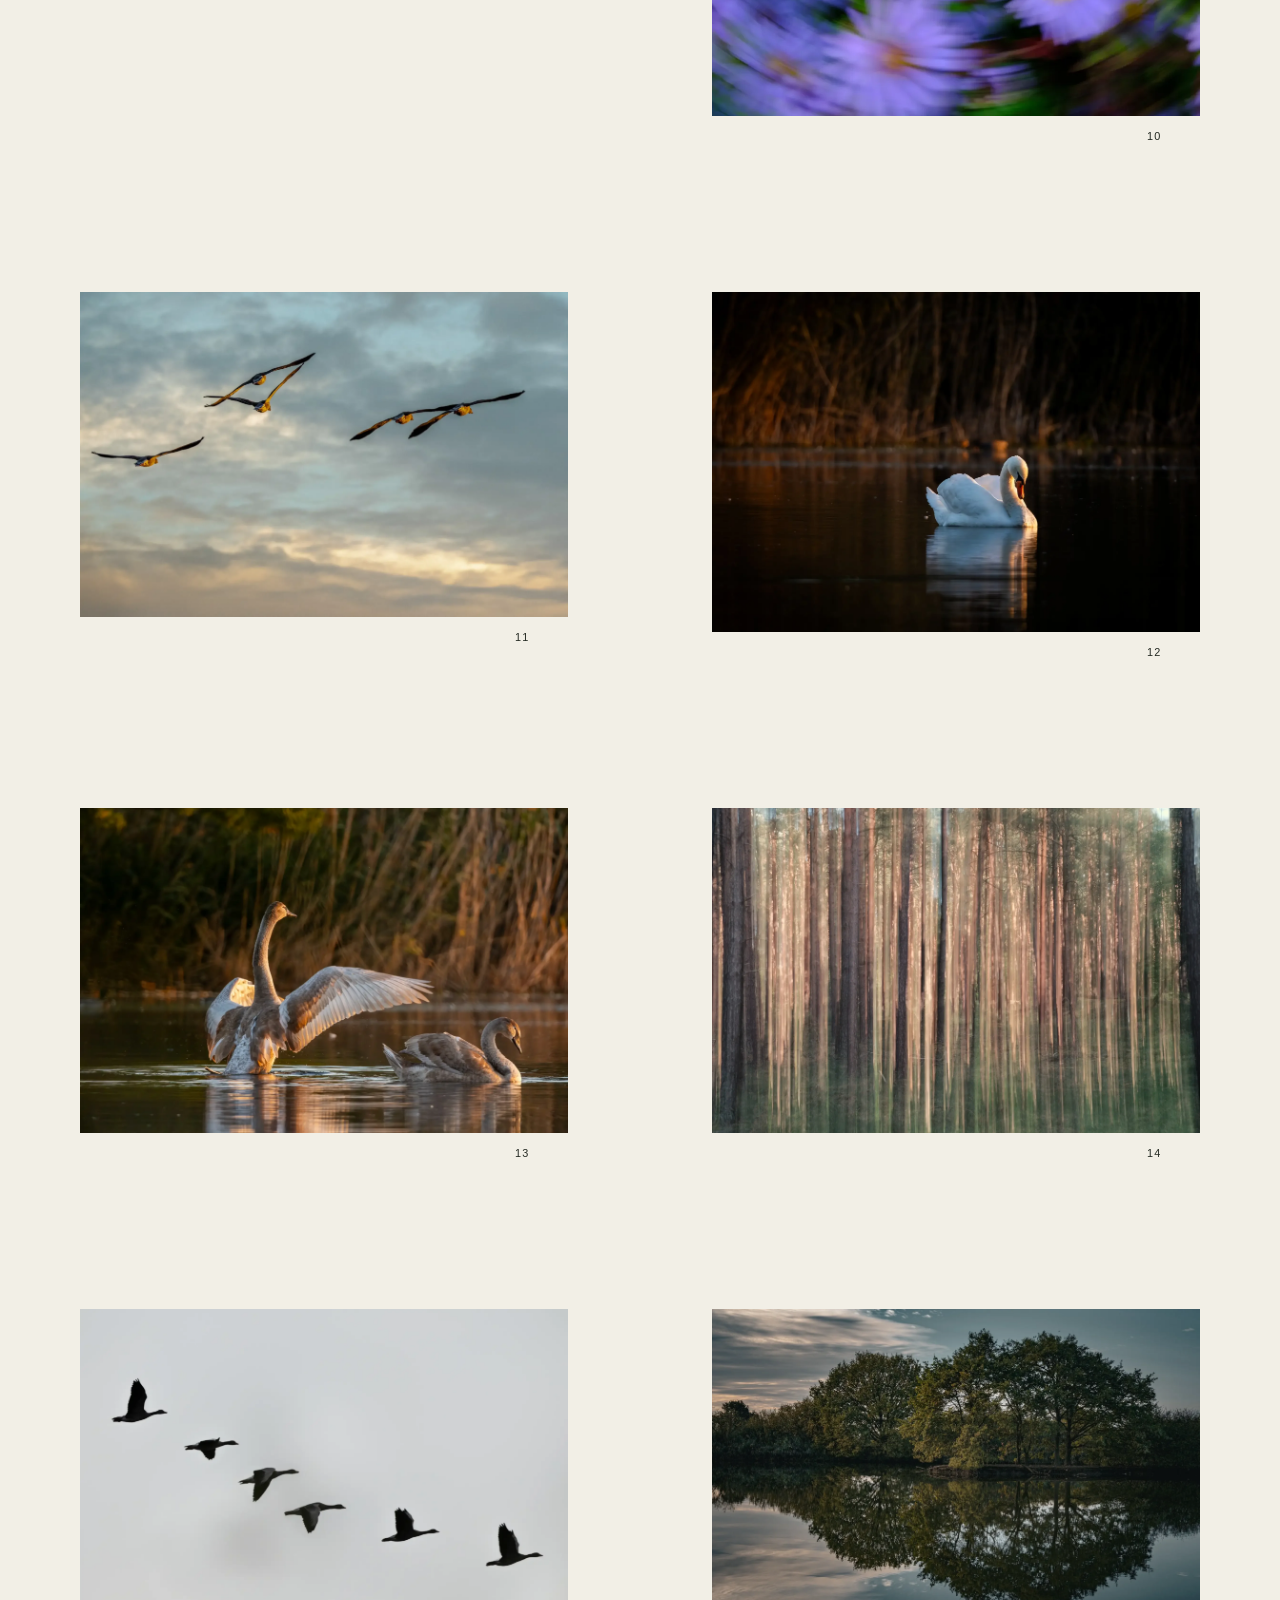
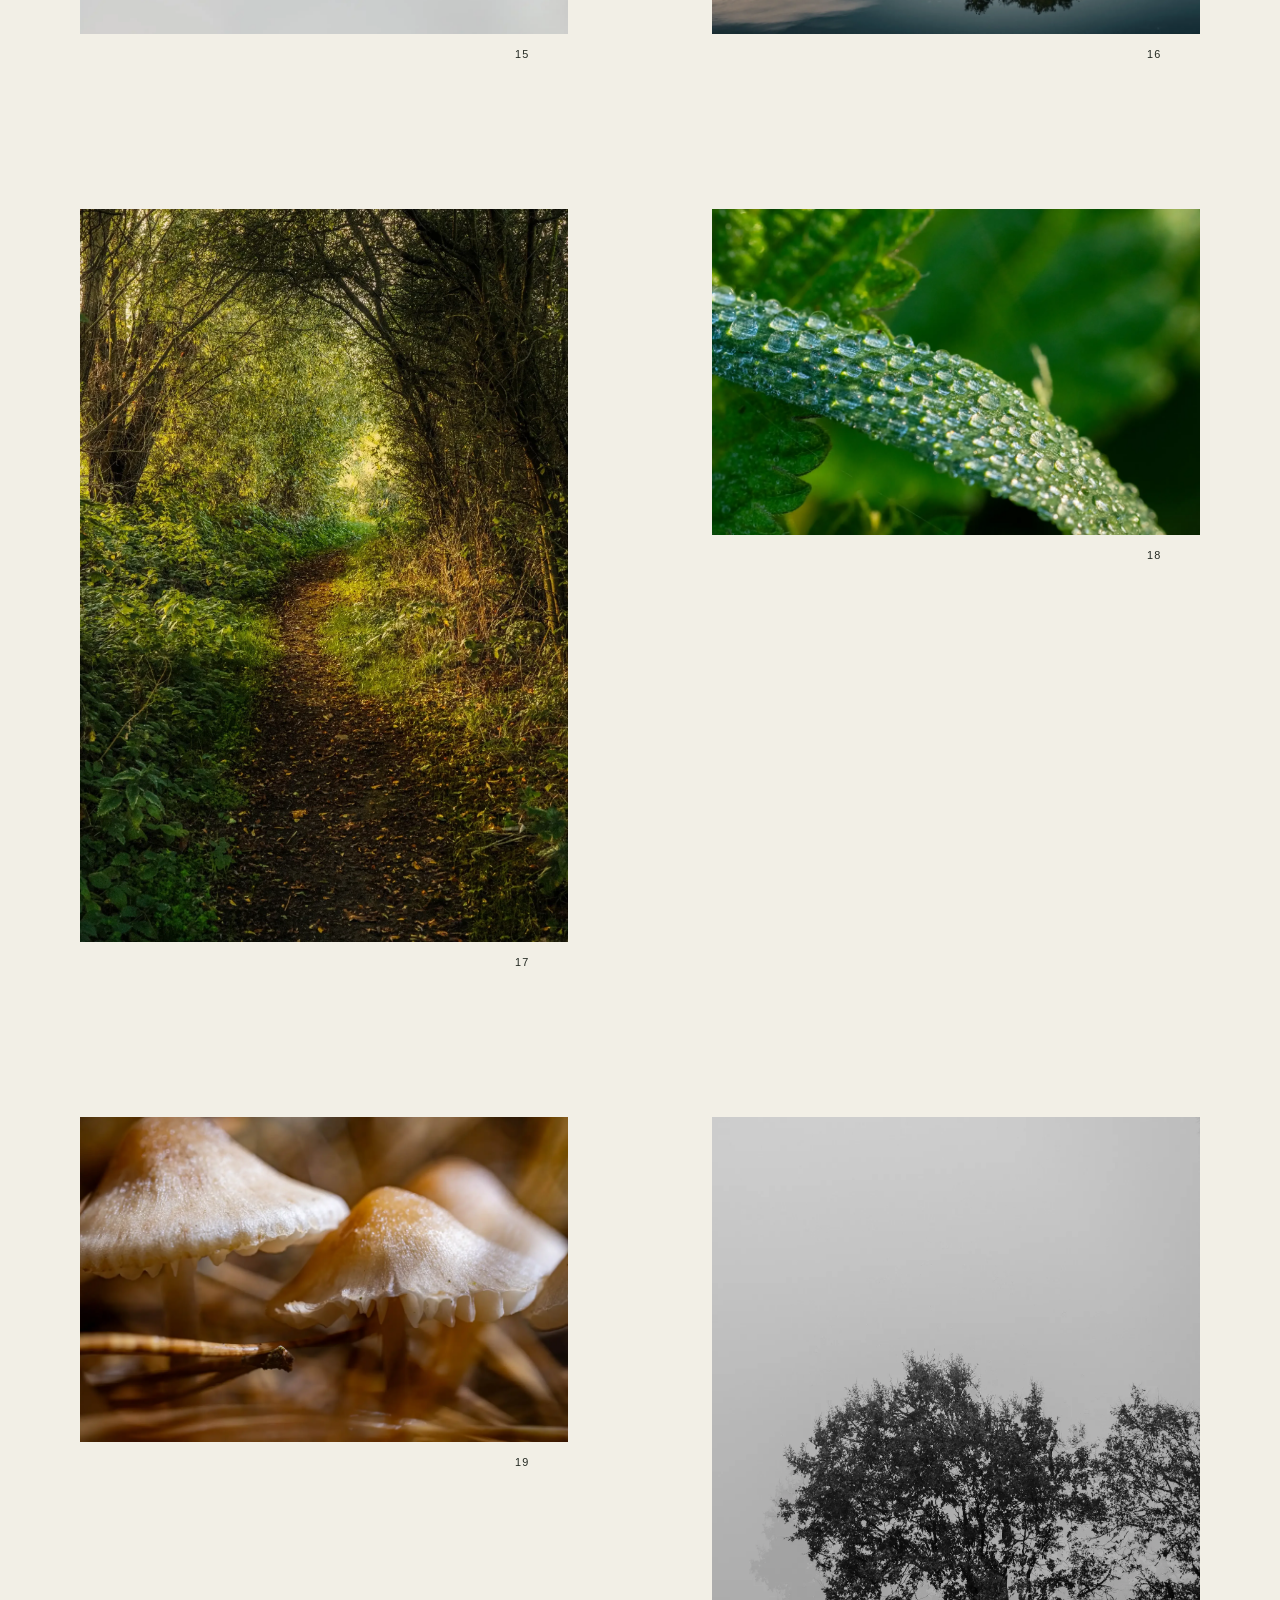
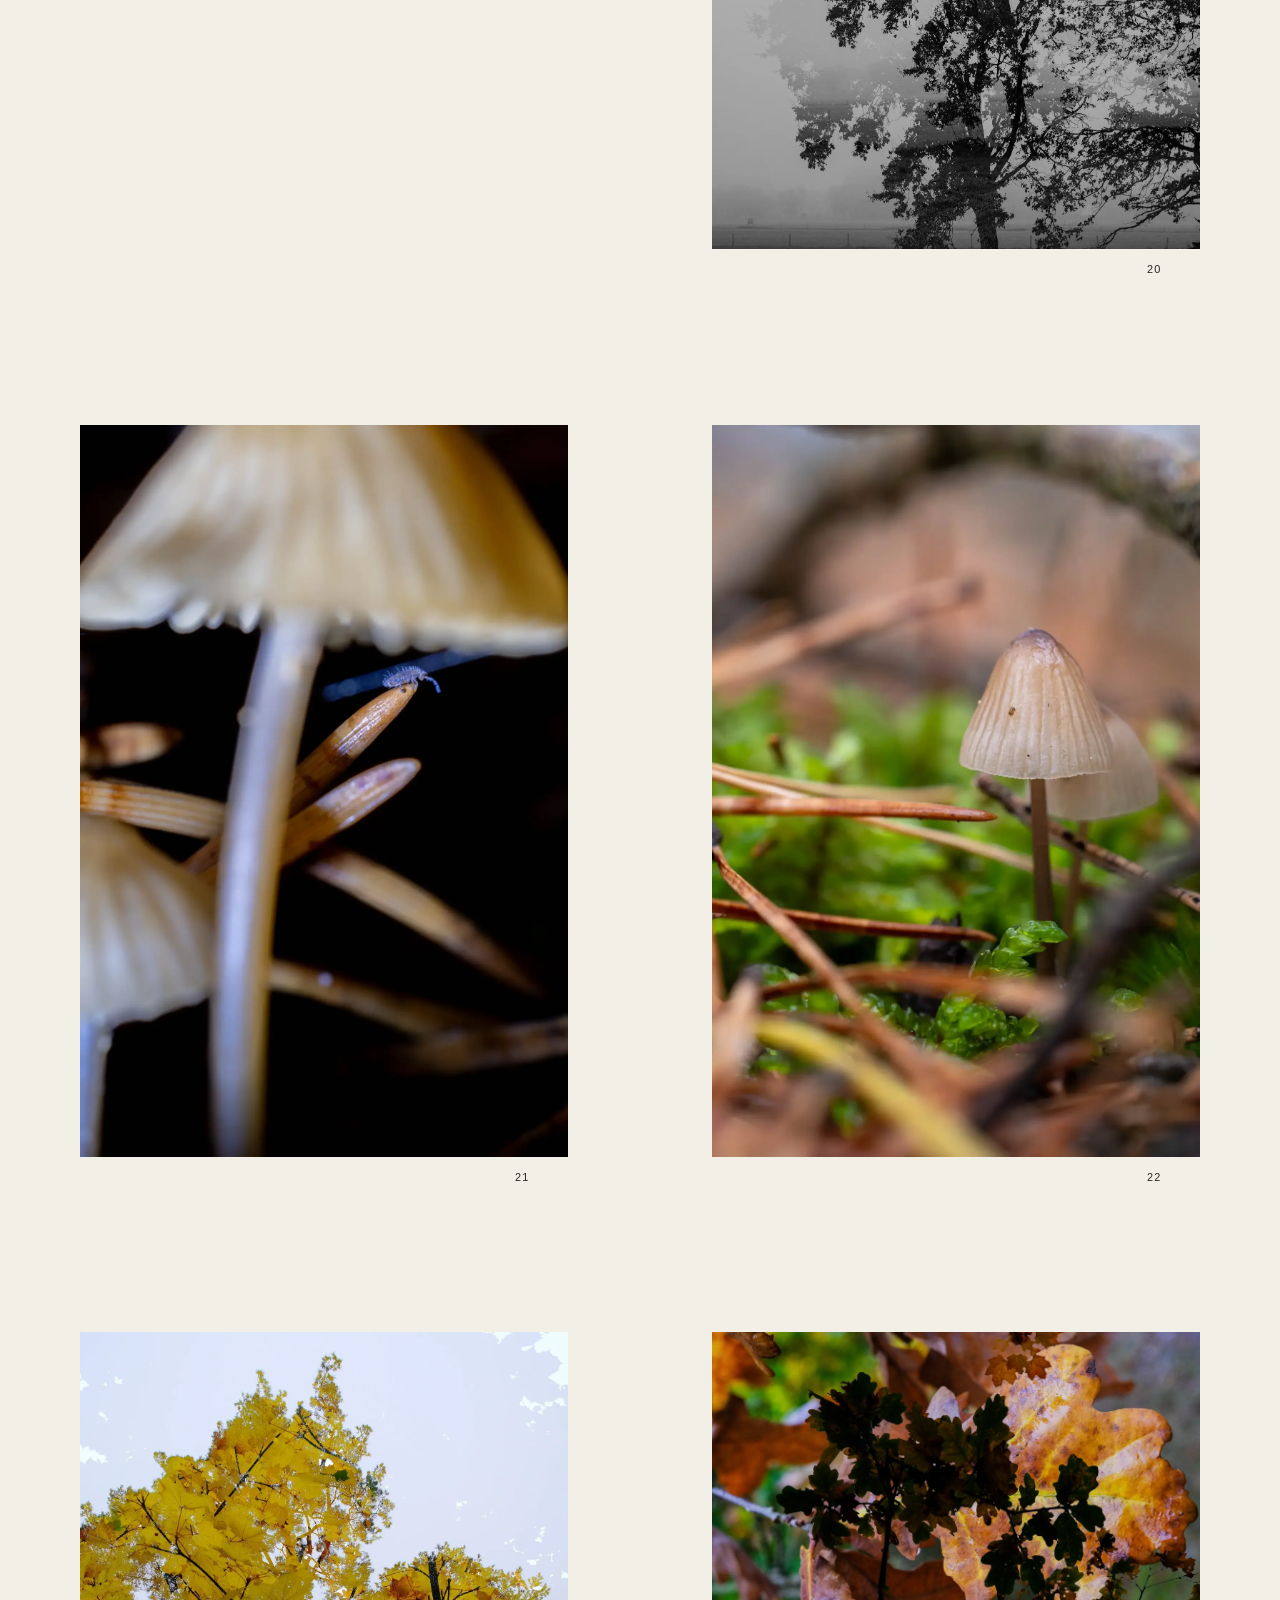
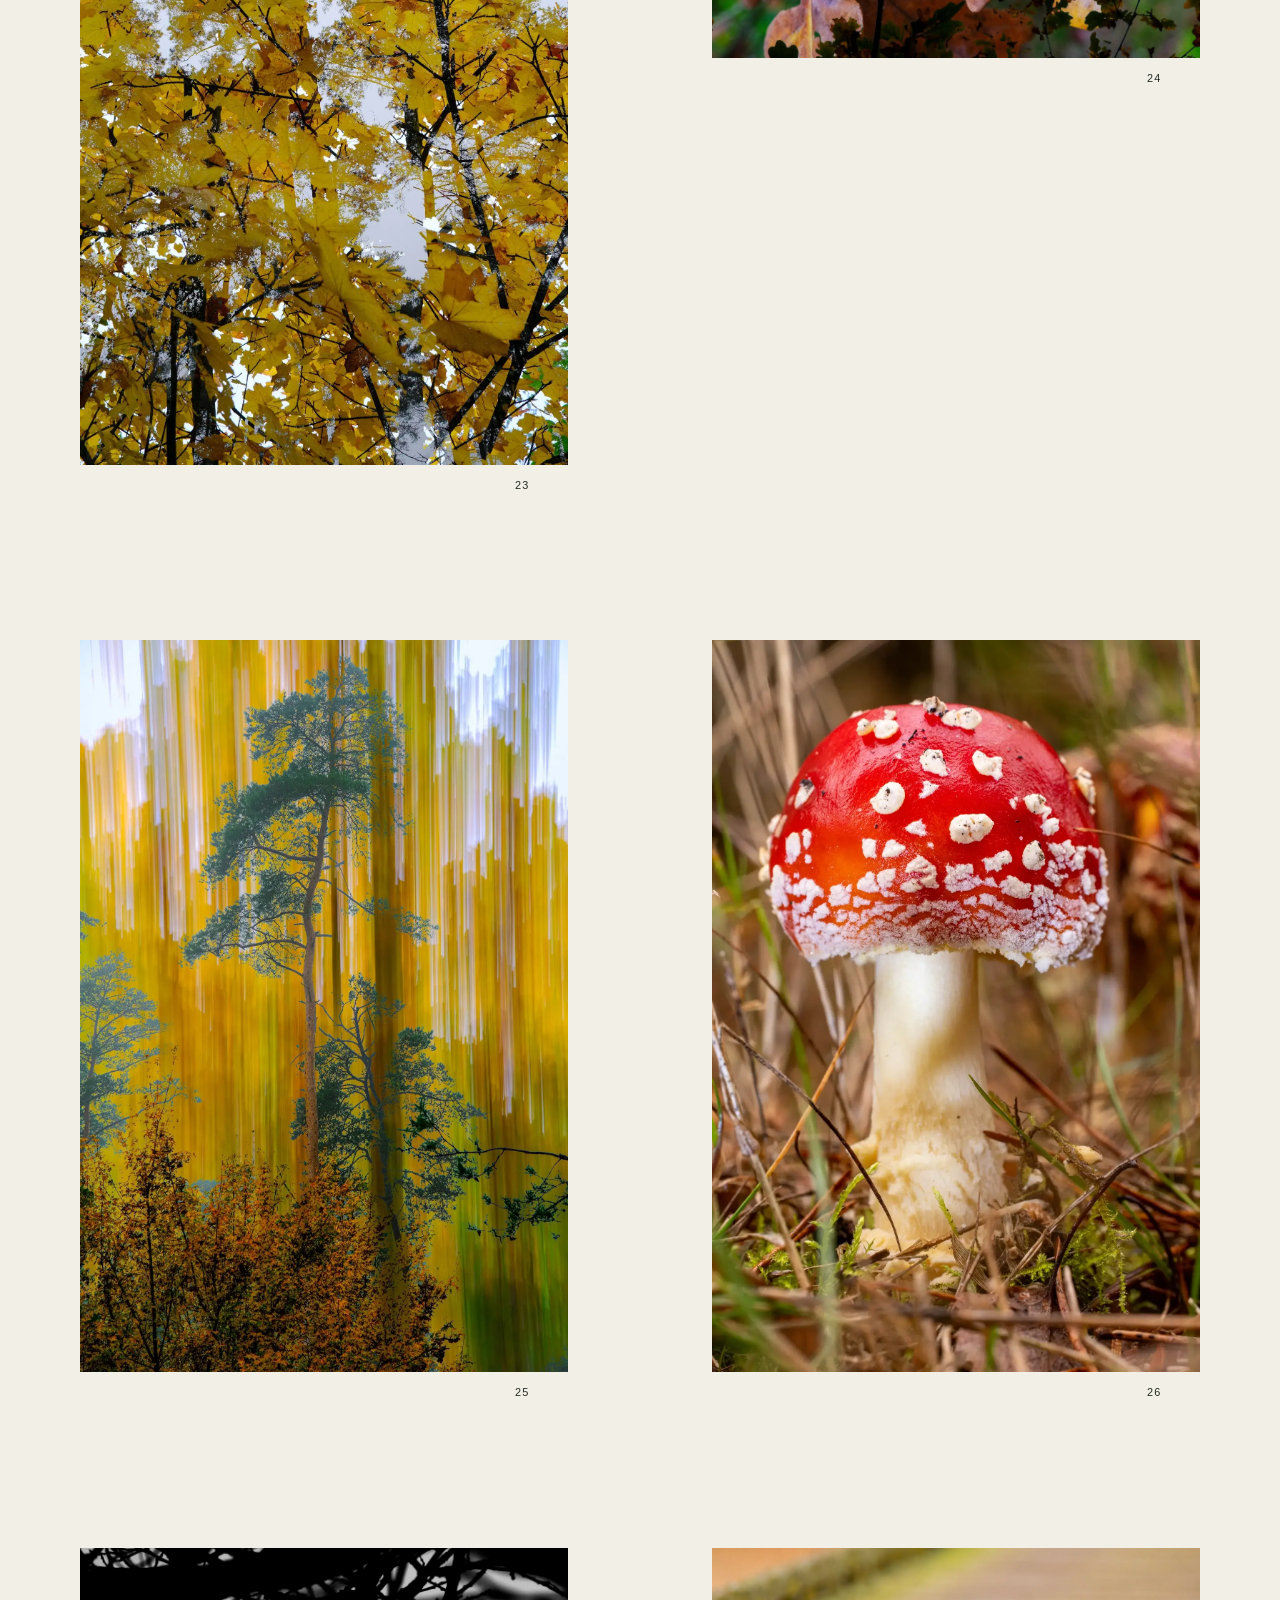
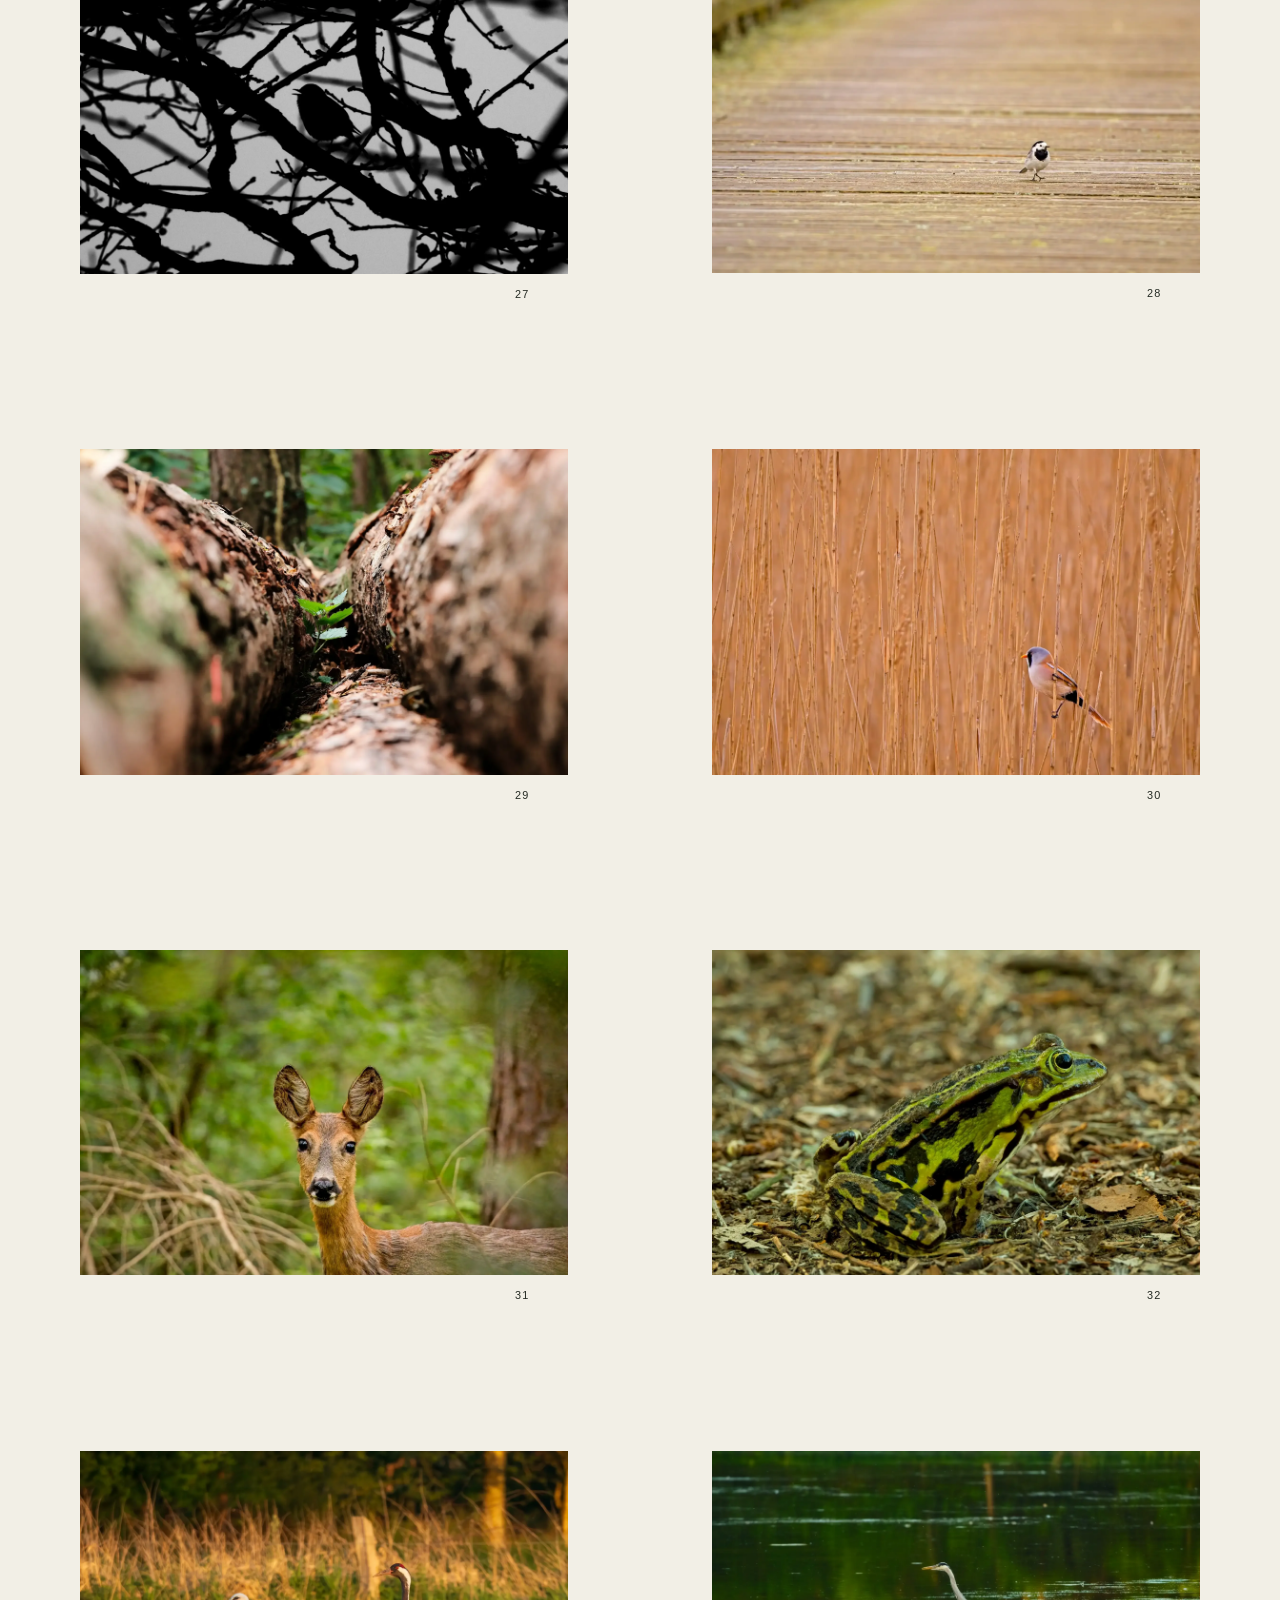
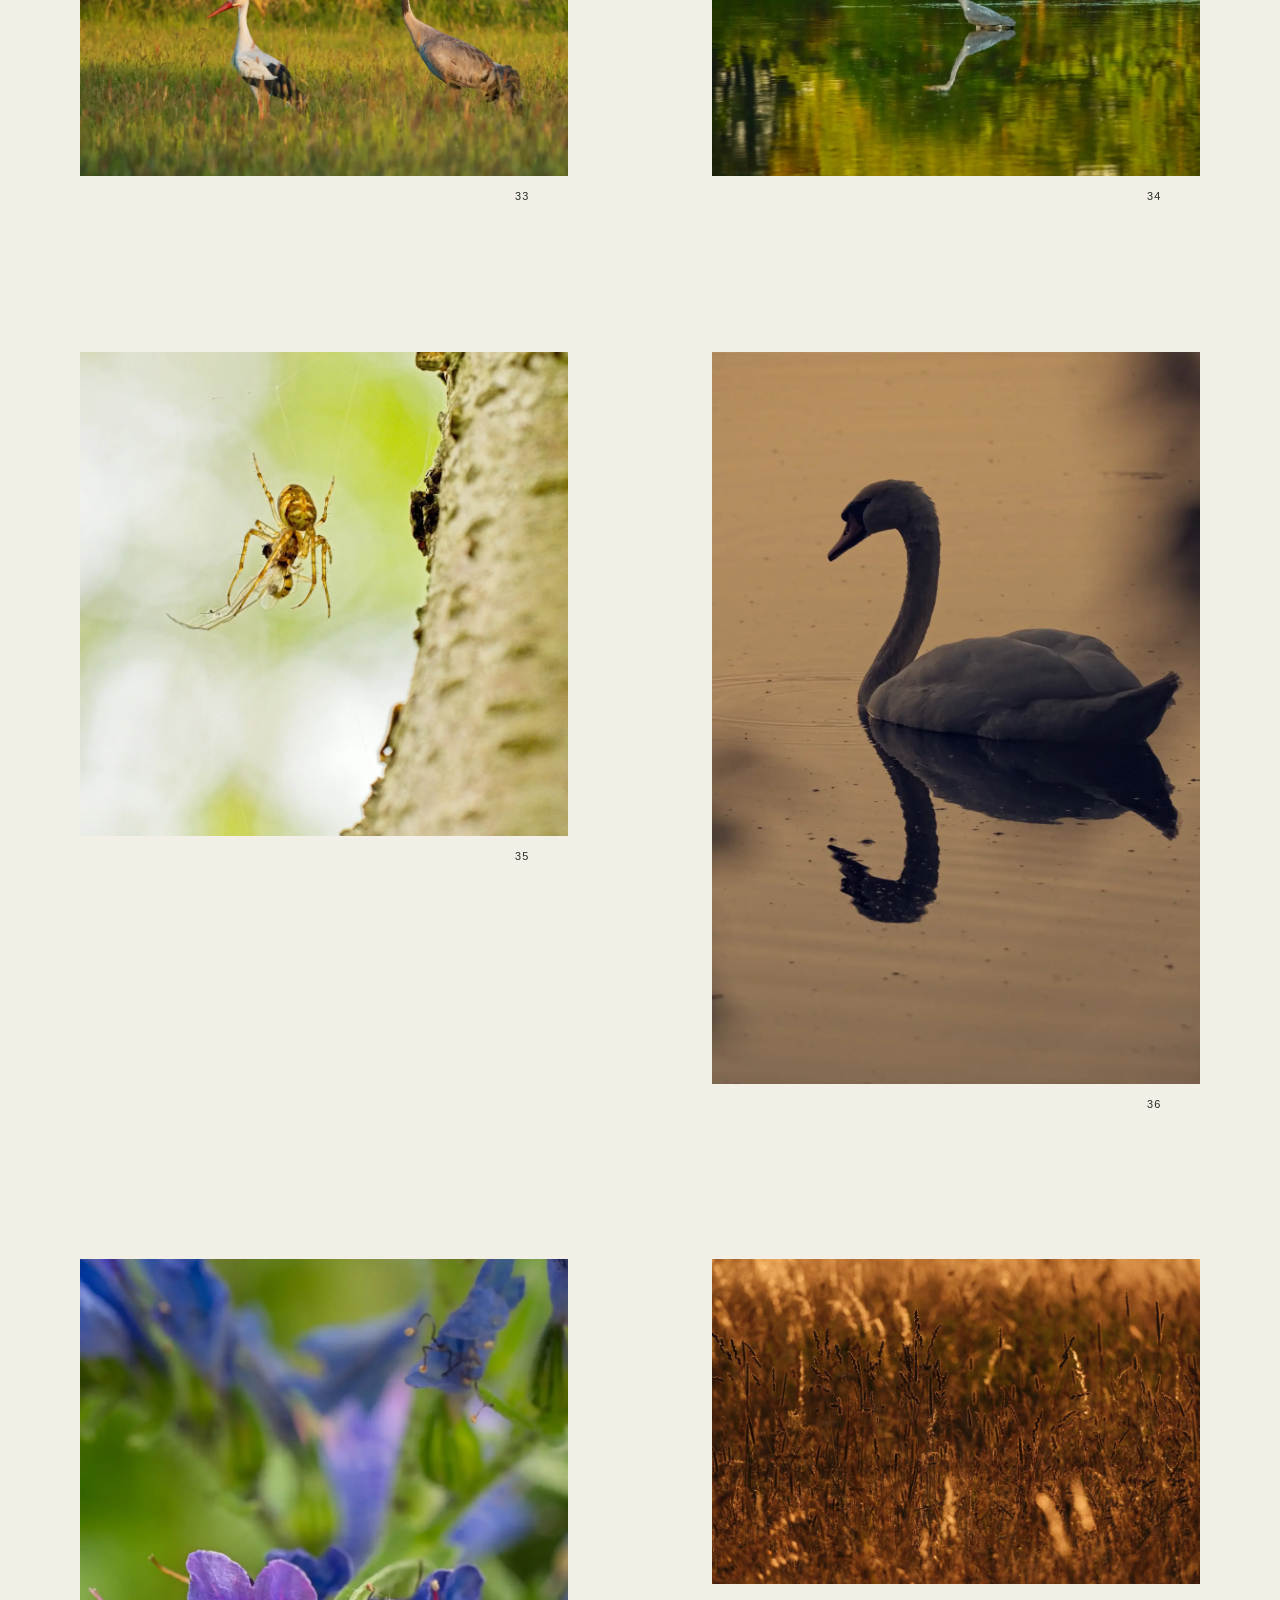
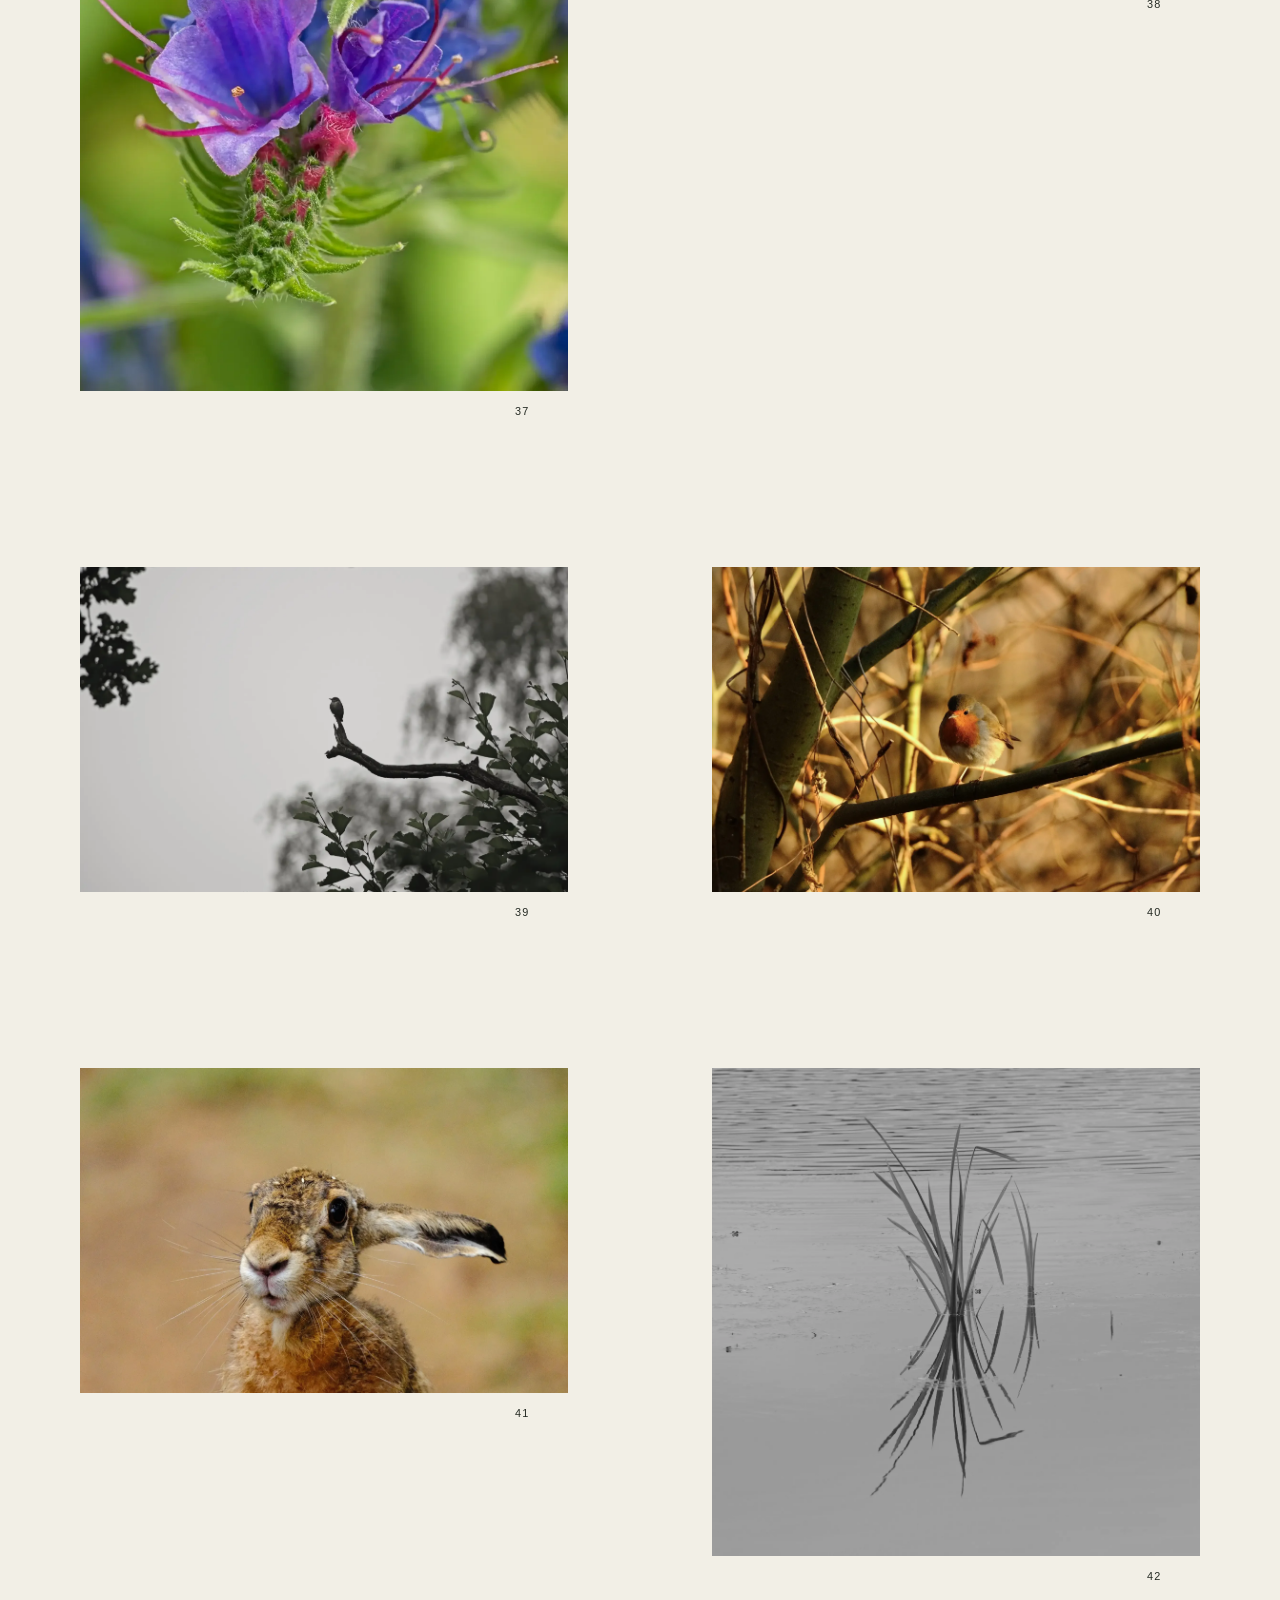
<file: work.html>
<!doctype html>
<html lang="de">
<head>
  <meta charset="utf-8">
  <meta name="viewport" content="width=device-width,initial-scale=1">
  <title>Galerie — Felix Wach</title>
  <meta name="description" content="Naturfotografien von Felix Wach – Tierbegegnungen, Landschaften, Details und Lichtstimmungen.">
  <link rel="stylesheet" href="styles.css?v=20261021m">
</head>
<body>
<header class="site-header inner-header">
  <a class="brand" href="index.html"><img class="brand-logo" src="assets/images/felix_wach_logo_freigestellt.png?v=20261021" alt=""><span class="brand-text">Felix Wach – Natur vor der Tür</span></a>
  <nav class="desktop-nav" aria-label="Hauptnavigation"></nav>
  <button class="nav-toggle" aria-label="Menü öffnen">Menü</button>
</header>
<div class="mobile-menu" aria-label="Mobile Navigation">
  <button class="close">Schließen</button>
  <a href="work.html">Galerie</a><a href="magazine.html">Arbeiten</a><a href="exhibitions.html">Ausstellungen</a><a href="about.html">Über mich</a><a href="contact.html">Kontakt</a>
</div>
<main>
  <section class="page-hero">
    <div class="section-kicker" data-content="work.kicker">Fotografien von Felix Wach</div>
    <h1 class="page-title" data-content="work.title">Galerie</h1>
    <p data-content="work.intro">Eine Auswahl meiner Naturfotografien – von Tierbegegnungen und Landschaften bis zu kleinen Details und besonderen Lichtstimmungen.</p>
  </section>
  <section class="work-grid" id="work-grid" aria-label="Fotogalerie"></section>
</main>
<footer class="site-footer">
  <div>© 2026 Felix Wach</div>
  <div class="footer-links"></div>
</footer>
<script src="content.js"></script>
<script src="script.js"></script>
</body>
</html>
</file>
<file: styles.css>
:root{--paper:#f2efe6;--paper-2:#e4ddcf;--ink:#242922;--moss:#66705a;--line:rgba(36,41,34,.22);--max:1440px;--pad:clamp(20px,3vw,48px)}
*{box-sizing:border-box}html{scroll-behavior:smooth}body{margin:0;background:var(--paper);color:var(--ink);font-family:Inter,ui-sans-serif,-apple-system,BlinkMacSystemFont,"Segoe UI",sans-serif;line-height:1.5}a{color:inherit;text-decoration:none}img{display:block;width:100%;height:auto}button{font:inherit}.wrap{width:min(calc(100% - 2*var(--pad)),var(--max));margin-inline:auto}
.site-header,.inner-header{position:fixed!important;top:0!important;left:0!important;right:0!important;bottom:auto!important;width:100%!important;height:auto!important;z-index:1000!important;padding:22px var(--pad)!important;display:flex!important;justify-content:space-between!important;align-items:center!important;box-sizing:border-box!important}.site-header{color:#f7f5ef;mix-blend-mode:difference;pointer-events:none}.inner-header{background:var(--paper);color:var(--ink);border-bottom:1px solid var(--line);mix-blend-mode:normal;pointer-events:auto}.brand,.nav-toggle,.desktop-nav a{pointer-events:auto}.brand{font-size:.78rem;letter-spacing:.18em;font-weight:700}.desktop-nav{display:flex;gap:28px;font-size:.72rem;letter-spacing:.16em;text-transform:uppercase;margin:0!important;padding:0!important;position:static!important;transform:none!important}.desktop-nav a{font-weight:600;text-shadow:0 1px 3px rgba(0,0,0,.28);position:static!important;transform:none!important}.desktop-nav a:hover{text-decoration:underline;text-underline-offset:4px}.nav-toggle{display:none;border:0;background:none;color:inherit;letter-spacing:.12em;text-transform:uppercase;cursor:pointer;position:relative;z-index:1002;pointer-events:auto!important}
.mobile-menu{display:none}.hero{position:relative;min-height:100svh;display:flex;align-items:flex-end;overflow:hidden;background:#1f241f}.hero picture,.hero img{width:100%;height:100%;position:absolute;inset:0;object-fit:cover}.hero:after{content:"";position:absolute;inset:0;background:linear-gradient(180deg,rgba(0,0,0,.18),transparent 30%,rgba(0,0,0,.32))}.hero-copy{position:relative;z-index:2;padding:0 var(--pad) clamp(42px,7vw,100px);color:#fff}.hero-copy h1{margin:0;font:400 clamp(4rem,10vw,10rem)/.88 Georgia,serif;letter-spacing:-.055em}.hero-copy p{margin:.8rem 0 0;font-size:.75rem;letter-spacing:.18em;text-transform:uppercase}.intro{padding-top:clamp(80px,12vw,180px);padding-bottom:clamp(48px,7vw,90px);max-width:900px}.kicker,.section-kicker{font-size:.68rem;letter-spacing:.18em;text-transform:uppercase;color:var(--moss);margin-bottom:20px}.intro>p{font:400 clamp(1.15rem,1.7vw,1.45rem)/1.55 Georgia,serif;letter-spacing:0;margin:0}.gallery{display:grid;gap:clamp(56px,9vw,140px);padding-bottom:clamp(90px,14vw,200px)}.frame{margin:0}.frame.narrow{width:min(48%,620px)}.align-right{margin-left:auto;margin-right:clamp(5%,6vw,8%)}.align-left{margin-left:clamp(5%,6vw,8%);margin-right:auto}.frame.wide{width:min(72%,1000px);margin-inline:auto}.frame.medium{width:min(58%,820px)}.frame.full{width:100%}.frame img{aspect-ratio:auto}.caption{display:flex;justify-content:space-between;gap:20px;margin-top:12px;padding-inline:var(--pad);font-size:.68rem;letter-spacing:.12em;text-transform:uppercase}.quote{padding:clamp(100px,16vw,220px) var(--pad);background:var(--paper-2)}.quote p{max-width:900px;margin:0 auto;font:400 clamp(2.1rem,4vw,4rem)/1.05 Georgia,serif;text-align:center;letter-spacing:-.035em}.magazine{padding:clamp(90px,12vw,180px) 0;background:#20251f;color:#f4f0e7}.magazine-grid{display:grid;grid-template-columns:1fr 1fr;gap:clamp(40px,8vw,120px);align-items:center}.magazine h2{font:400 clamp(2.5rem,5vw,5rem)/.98 Georgia,serif;margin:0 0 28px;letter-spacing:-.035em}.magazine p{max-width:580px;color:#d5d2c8}.meta{margin:28px 0;font-size:.7rem;line-height:1.9;letter-spacing:.12em;text-transform:uppercase}.text-link{display:inline-block;border-bottom:1px solid currentColor;padding-bottom:5px;font-size:.72rem;letter-spacing:.14em;text-transform:uppercase}.mag-cover{aspect-ratio:3/4;background:#ded8ca;color:#1f241f;display:flex;align-items:center;justify-content:center;padding:12%;text-align:center}.page-hero{padding:clamp(150px,18vw,240px) var(--pad) 80px;max-width:1100px}.page-title{font:400 clamp(3.2rem,8vw,8rem)/.9 Georgia,serif;letter-spacing:-.05em;margin:0 0 24px}.page-hero p{max-width:700px;font:400 1.2rem/1.45 Georgia,serif}.text-page{width:min(calc(100% - 2*var(--pad)),900px);margin:0 auto;padding-bottom:140px}.text-page h2{font:400 2rem/1.1 Georgia,serif;margin:70px 0 16px}.work-grid{width:min(calc(100% - 2*var(--pad)),1200px);margin:0 auto;padding-bottom:160px;display:grid;grid-template-columns:repeat(2,1fr);gap:clamp(60px,9vw,120px) clamp(24px,5vw,80px);align-items:start}.publication-preview{width:min(calc(100% - 2*var(--pad)),1180px);margin:0 auto;padding:0 0 120px}.publication-cover{position:relative;width:min(430px,100%);aspect-ratio:826/1177;margin:0 auto 100px;overflow:hidden;background:#3da652;color:#fff;box-shadow:0 18px 50px rgba(36,41,34,.12)}.preview-copy{max-width:760px;margin:0 auto 55px}.preview-copy h2{font:400 clamp(2.4rem,5vw,4.5rem)/.98 Georgia,serif;margin:0 0 18px;letter-spacing:-.035em}.preview-copy p{font:400 1.1rem/1.5 Georgia,serif;max-width:650px}.inside-grid{display:grid;grid-template-columns:1fr 1fr;gap:clamp(24px,5vw,70px);align-items:start}.inside-grid figure{margin:0}.inside-grid figure:nth-child(2){margin-top:90px}.inside-grid figcaption{display:flex;justify-content:space-between;margin-top:10px;font-size:.68rem;letter-spacing:.12em;text-transform:uppercase}
.site-footer{border-top:1px solid var(--line);padding:28px var(--pad);display:flex;justify-content:space-between;gap:30px;font-size:.65rem;letter-spacing:.1em;text-transform:uppercase}.footer-links{display:flex;gap:22px;flex-wrap:wrap}.reveal{opacity:1;transform:none}.reveal-ready .reveal{opacity:1;transform:none;transition:opacity .8s ease,transform .8s ease}.reveal.visible{opacity:1;transform:none}.contact-block{font:400 clamp(2rem,5vw,5rem)/1 Georgia,serif;word-break:break-word}
@media(max-width:800px){.desktop-nav{display:none}.nav-toggle{display:block!important}.mobile-menu{position:fixed;inset:0;z-index:2000;background:var(--paper);display:none;flex-direction:column;padding:28px var(--pad);gap:20px;pointer-events:auto}.mobile-menu.open{display:flex}.mobile-menu a{font:400 clamp(2rem,8vw,4rem)/1 Georgia,serif}.mobile-menu .close{align-self:flex-end;border:0;background:none;font-size:.7rem;letter-spacing:.14em;text-transform:uppercase;cursor:pointer;pointer-events:auto}.magazine-grid{grid-template-columns:1fr}.frame.narrow,.frame.wide,.frame.medium{width:100%;margin-left:0;margin-right:0}.work-grid{grid-template-columns:1fr}.inside-grid{grid-template-columns:1fr}.inside-grid figure:nth-child(2){margin-top:45px}.site-footer{flex-direction:column}.footer-links{gap:12px}}
@media (prefers-reduced-motion: reduce){
  *,*::before,*::after{
    scroll-behavior:auto!important;
    animation-duration:0.01ms!important;
    animation-iteration-count:1!important;
    transition-duration:0.01ms!important;
  }
}
/* Startseite: Kopfzeile bleibt beim Scrollen sichtbar */
.home-header{position:sticky!important;top:0!important;left:auto!important;right:auto!important;bottom:auto!important;width:100%!important;background:var(--paper);color:var(--ink);border-bottom:1px solid var(--line);mix-blend-mode:normal;pointer-events:auto;z-index:1000!important;}
.hero{min-height:calc(100svh - 86px);}
.brand{font-size:clamp(.66rem,1.5vw,.88rem);letter-spacing:.08em;}
@media(max-width:800px){.home-header{position:sticky!important;top:0!important;}.hero{min-height:calc(100svh - 74px);}.brand{max-width:70%;line-height:1.2;}}
.availability{border-top:1px solid var(--line);padding-block:clamp(70px,9vw,120px)}
.availability-grid{display:grid;grid-template-columns:1fr 1fr;gap:clamp(30px,7vw,100px);align-items:start}.availability h2{font:400 clamp(2.2rem,5vw,4.5rem)/.98 Georgia,serif;letter-spacing:-.035em;margin:0}.availability p{font:400 1.05rem/1.5 Georgia,serif;max-width:520px;margin:0 0 22px}
@media(max-width:800px){.availability-grid{grid-template-columns:1fr;gap:28px}}


/* Kontakt */
.contact-block{font:inherit;display:grid;gap:0;border-top:1px solid var(--line);margin-bottom:clamp(70px,10vw,120px)}
.contact-item{display:grid;grid-template-columns:150px 1fr;gap:30px;padding:24px 0;border-bottom:1px solid var(--line);align-items:baseline}
.contact-item span{font-size:.68rem;letter-spacing:.14em;text-transform:uppercase;opacity:.65}
.contact-item a{font:400 clamp(1.5rem,3vw,2.6rem)/1.15 Georgia,serif;word-break:break-word}
.contact-item a:hover{text-decoration:underline;text-underline-offset:5px}
.purchase-note{max-width:650px;margin:0!important;padding-top:0;font:400 clamp(1.35rem,2.5vw,2rem)/1.35 Georgia,serif;white-space:pre-line}
@media(max-width:800px){.contact-item{grid-template-columns:1fr;gap:7px}.contact-item a{font-size:clamp(1.45rem,7vw,2.2rem)}}

/* Startseiten-Galerie: ausgewogenere Bildgrößen */
.home-gallery .frame.narrow{width:min(68%,760px)}
.home-gallery .frame.wide{width:min(55%,760px);margin-inline:auto}
.home-gallery .frame.full{width:min(68%,1000px);margin-inline:auto}
@media(max-width:800px){.home-gallery .frame.narrow{width:92%;margin-left:auto;margin-right:auto}.home-gallery .frame.wide{width:82%;margin-left:auto;margin-right:auto}.home-gallery .frame.full{width:92%;margin-left:auto;margin-right:auto}}

/* Hürde gegen direktes Öffnen und Ziehen der Galeriebilder */
.home-gallery img{-webkit-user-drag:none;user-select:none;-webkit-user-select:none}
.home-gallery picture{ -webkit-touch-callout:none }

/* Dezentes typografisches Markenzeichen im Startseiten-Einstieg */
.home-wordmark{display:flex;align-items:center;gap:14px;margin-top:42px;padding-top:18px;border-top:1px solid var(--line);width:max-content;max-width:100%;color:var(--moss)}
.wordmark-symbol{display:grid;place-items:center;width:42px;height:42px;border:1px solid currentColor;font:400 1rem/1 Georgia,serif;letter-spacing:-.08em}
.wordmark-name{font-size:.65rem;letter-spacing:.2em;font-weight:700}
@media(max-width:800px){.home-wordmark{margin-top:30px}}

/* Originales Felix-Wach-Logo auf der Startseite */
.home-logo{display:flex;justify-content:center;padding-top:clamp(30px,5vw,72px);padding-bottom:clamp(40px,7vw,100px)}
.home-logo img{width:min(100%,430px);height:auto;object-fit:contain}

/* Logo und Markenname nebeneinander in der Startseiten-Navigation */
.home-header .brand{display:flex;align-items:center;gap:11px;letter-spacing:0;white-space:nowrap}
.home-header .brand-logo{width:38px;height:38px;object-fit:contain;flex:0 0 auto}
.home-header .brand-text{font-size:clamp(.68rem,1.3vw,.86rem);letter-spacing:.06em;font-weight:700}
@media(max-width:800px){.home-header .brand{gap:8px;white-space:normal}.home-header .brand-logo{width:32px;height:32px}.home-header .brand-text{max-width:190px;line-height:1.2}}


/* Einheitliches Markenlogo in der Navigation aller Seiten */
.brand{display:flex;align-items:center;gap:12px;letter-spacing:0!important;white-space:nowrap}
.brand-logo{width:48px;height:48px;object-fit:contain;flex:0 0 auto}
.brand-text{font-size:clamp(.68rem,1.3vw,.88rem);letter-spacing:.045em;font-weight:700;line-height:1.2}
.home-header .brand-logo{width:48px;height:48px}
@media(max-width:800px){
  .brand{gap:8px;white-space:normal;max-width:70%}
  .brand-logo,.home-header .brand-logo{width:40px;height:40px}
  .brand-text{max-width:190px;line-height:1.2}
}


/* Logo deutlich präsenter: füllt den Navigationsbalken besser aus */
.brand{gap:14px}
.brand-logo,.home-header .brand-logo{width:64px;height:64px}
.site-header,.inner-header{padding-top:12px!important;padding-bottom:12px!important}
@media(max-width:800px){
  .brand-logo,.home-header .brand-logo{width:54px;height:54px}
  .site-header,.inner-header{padding-top:10px!important;padding-bottom:10px!important}
}


/* Veranstaltungsliste */
.event-list{border-top:1px solid var(--line);margin-top:24px}
.event-item{display:grid;grid-template-columns:minmax(190px, .7fr) 1.3fr;gap:28px;padding:24px 0;border-bottom:1px solid var(--line);align-items:start}
.event-date{font-size:.72rem;letter-spacing:.12em;text-transform:uppercase;color:var(--moss);padding-top:5px}
.event-details h3{font:400 clamp(1.45rem,2.8vw,2.2rem)/1.12 Georgia,serif;margin:0 0 6px}
.event-details p{margin:0;font-size:.95rem}
@media(max-width:600px){.event-item{grid-template-columns:1fr;gap:8px;padding:20px 0}}
</file>
